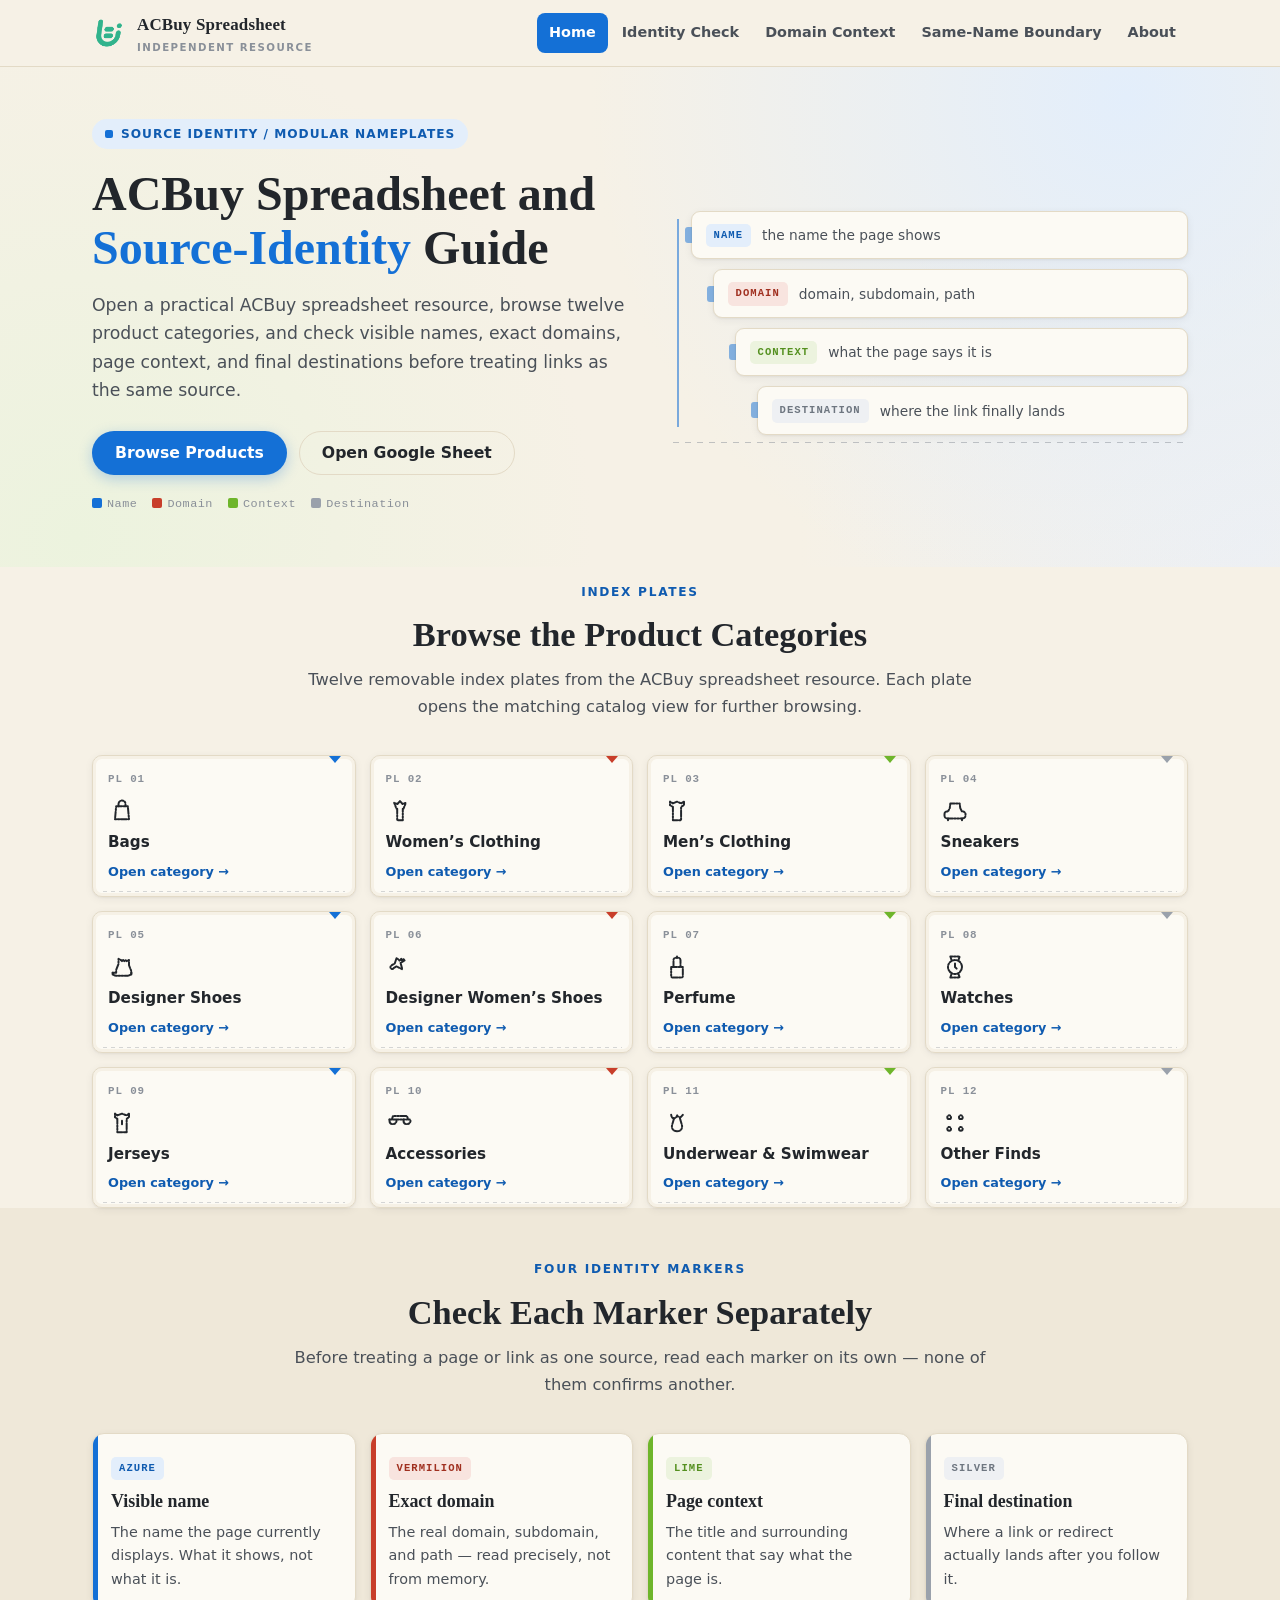
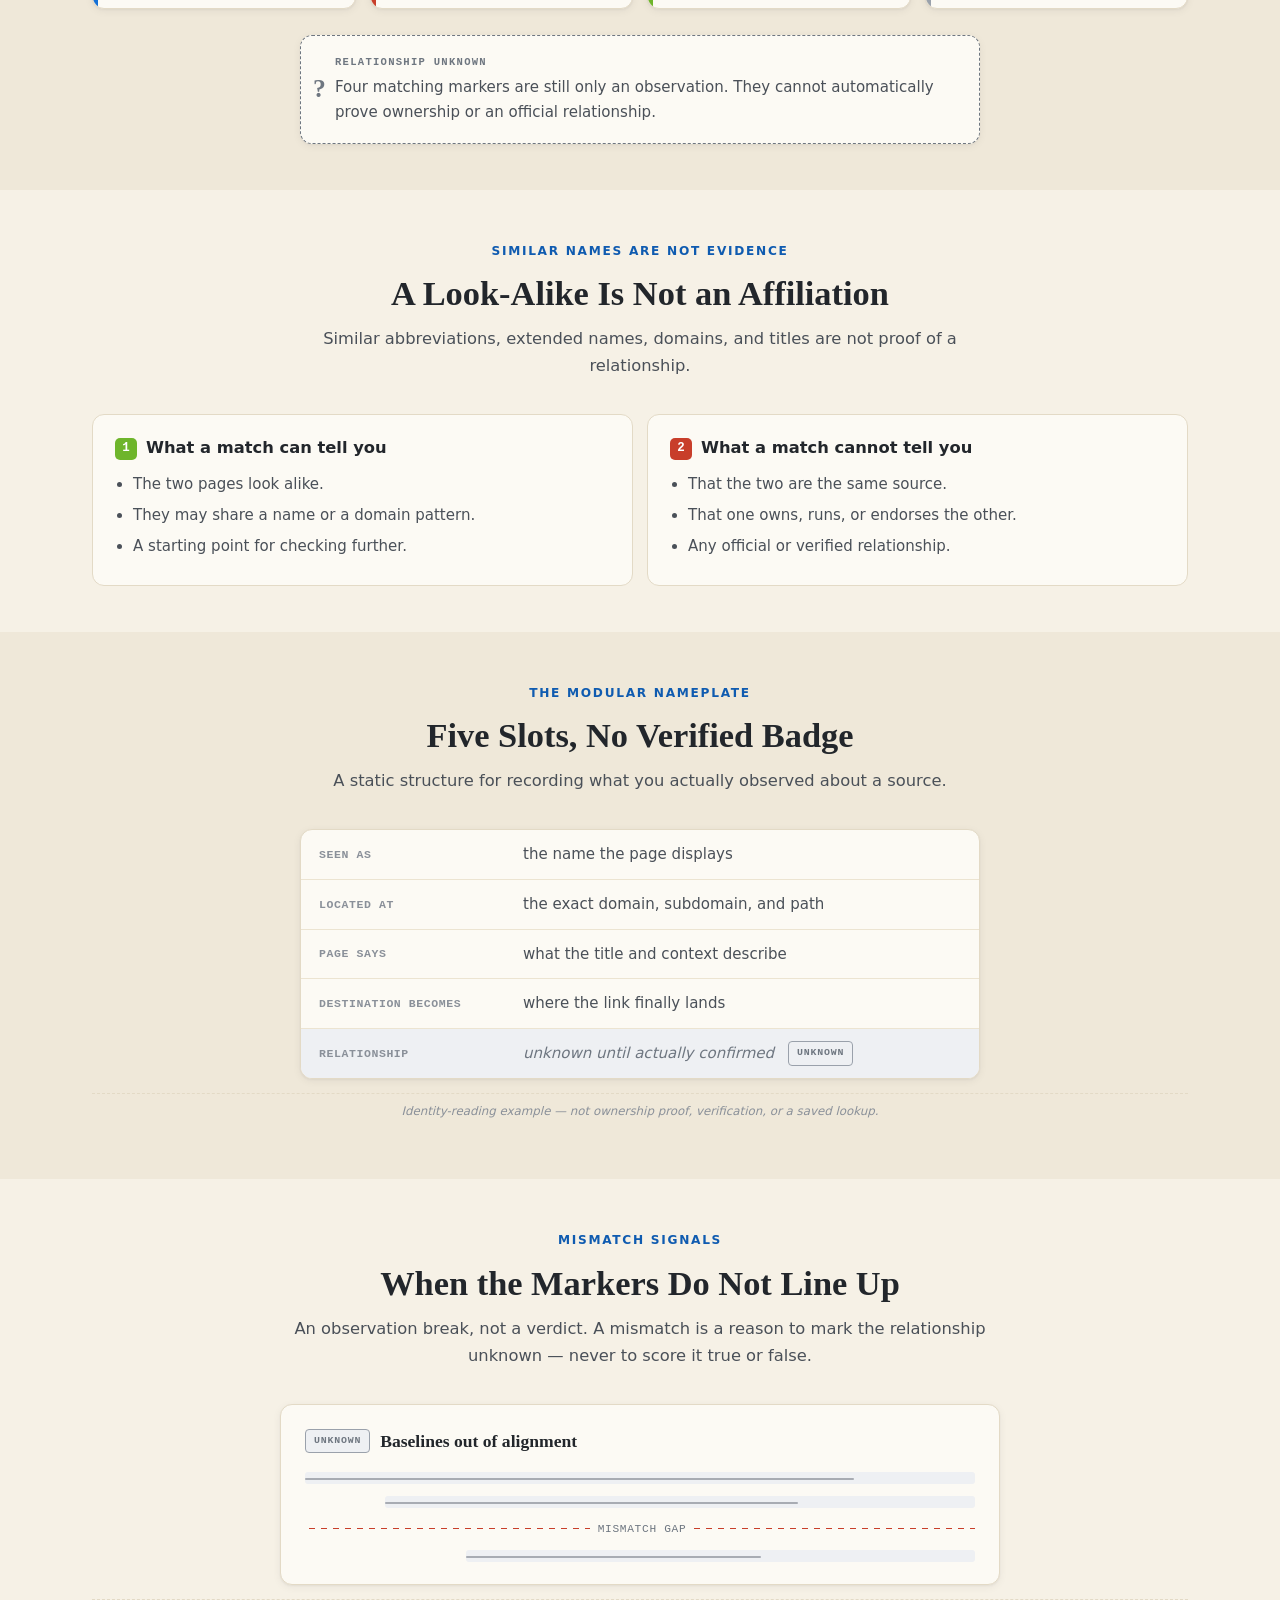
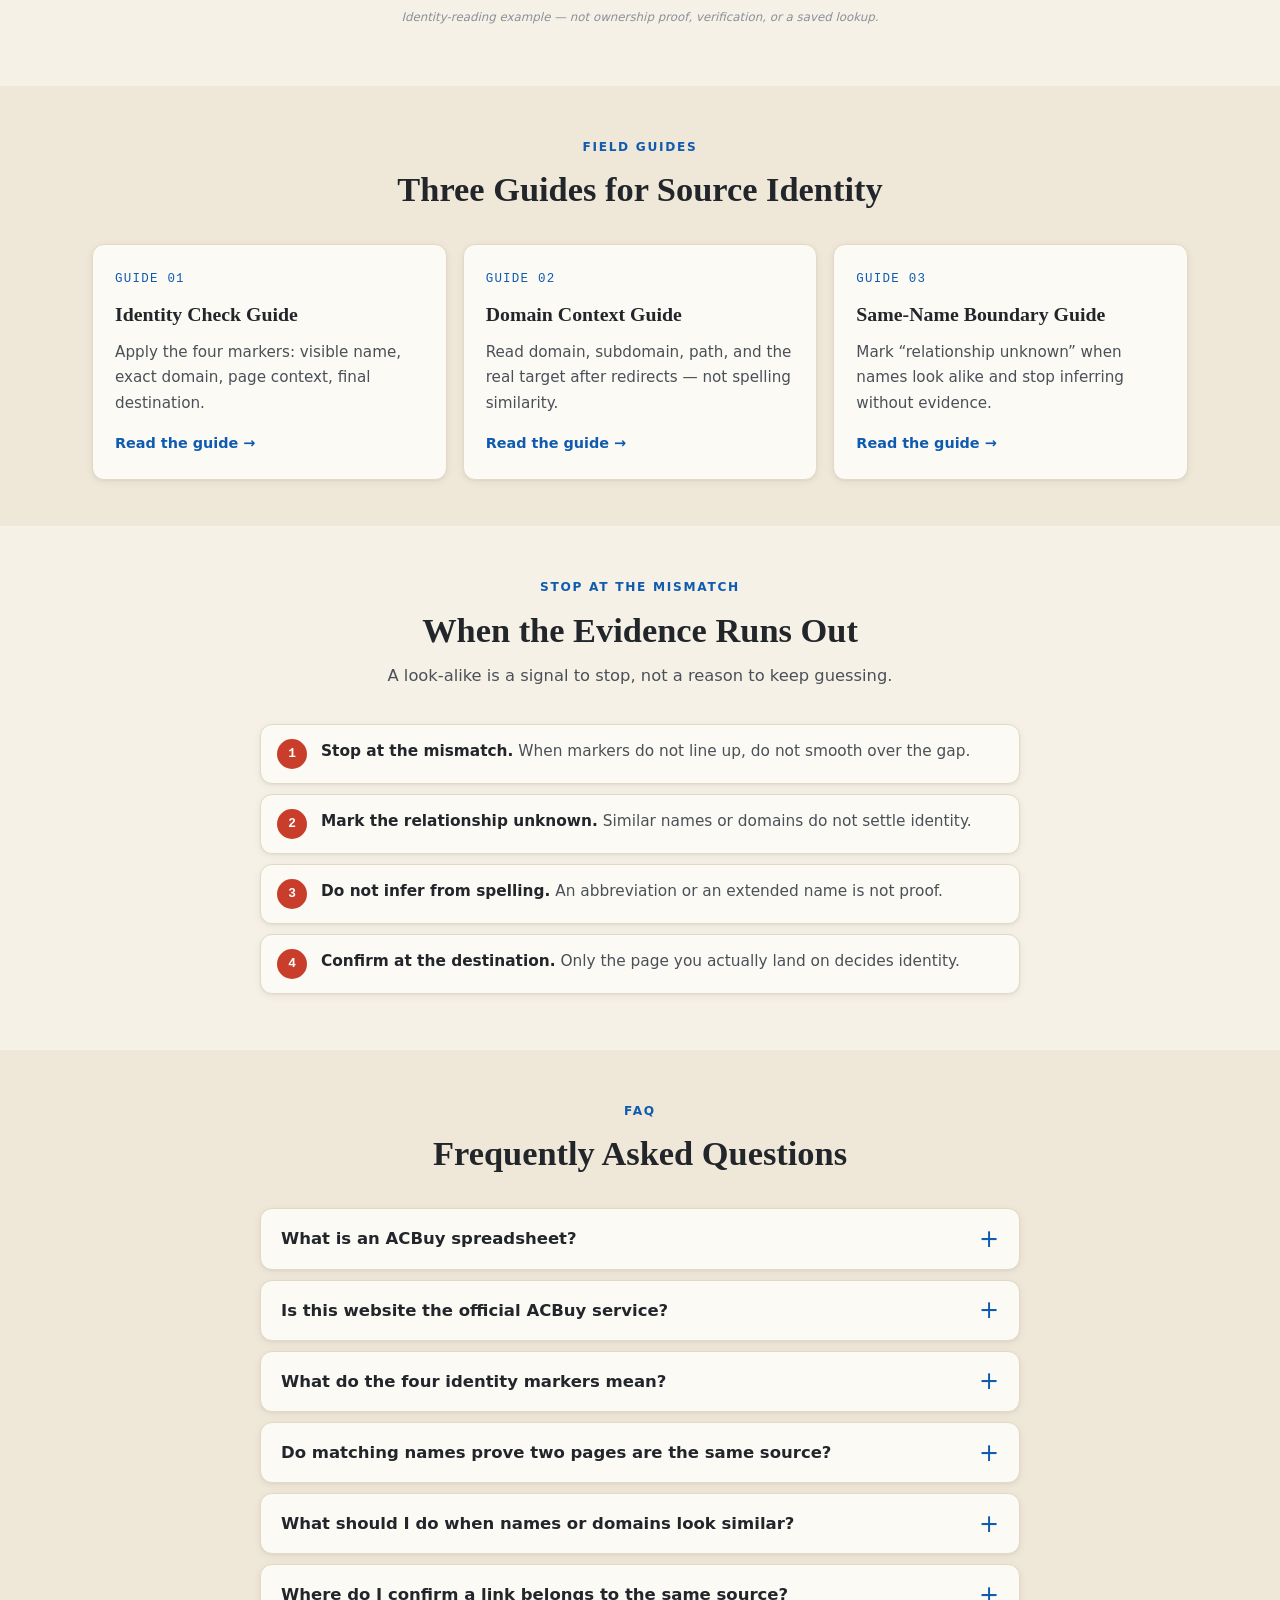
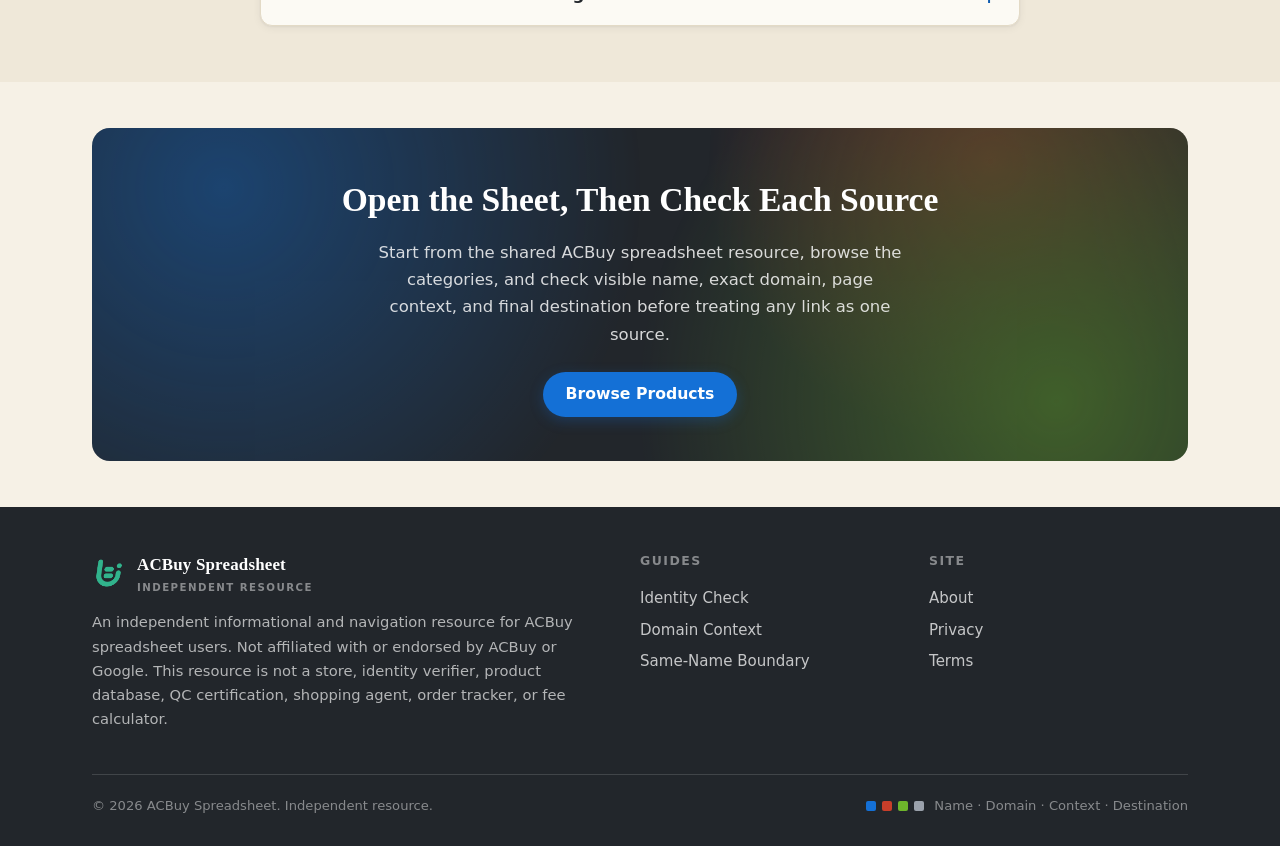
<file: index.html>
<!DOCTYPE html>
<html lang="en">
<head>
  <meta charset="UTF-8">
  <meta name="viewport" content="width=device-width, initial-scale=1.0">
  <script charset="UTF-8" id="LA_COLLECT" src="//sdk.51.la/js-sdk-pro.min.js"></script>
  <script>LA.init({id:"3R7KyZ6nqq0NWQsc",ck:"3R7KyZ6nqq0NWQsc"})</script>
  <meta name="google-site-verification" content="XJH5bWyu3Ub_fdbfXnCgktieLxeAN7sLbtjSL6n2SaM" />
  <title>ACBuy Spreadsheet &amp; Source-Identity Guide | Independent</title>
  <meta name="description" content="Open a practical ACBuy spreadsheet resource, browse categories, and check names, domains, and page context before treating links as one source.">
  <link rel="canonical" href="https://repglide.github.io/acbuy-spreadsheet/">
  <link rel="icon" type="image/png" href="./assets/images/favicon.png">
  <link rel="stylesheet" href="./assets/css/styles.css">

  <!-- Open Graph / Twitter -->
  <meta property="og:type" content="website">
  <meta property="og:url" content="https://repglide.github.io/acbuy-spreadsheet/">
  <meta property="og:title" content="ACBuy Spreadsheet &amp; Source-Identity Guide | Independent">
  <meta property="og:description" content="Open a practical ACBuy spreadsheet resource, browse categories, and check names, domains, and page context before treating links as one source.">
  <meta name="twitter:card" content="summary">
  <meta name="twitter:title" content="ACBuy Spreadsheet &amp; Source-Identity Guide | Independent">
  <meta name="twitter:description" content="Open a practical ACBuy spreadsheet resource, browse categories, and check names, domains, and page context before treating links as one source.">

  <!-- JSON-LD Structured Data -->
  <script type="application/ld+json">
  {
    "@context": "https://schema.org",
    "@graph": [
      {
        "@type": "WebSite",
        "@id": "https://repglide.github.io/acbuy-spreadsheet/#website",
        "url": "https://repglide.github.io/acbuy-spreadsheet/",
        "name": "ACBuy Spreadsheet & Source-Identity Guide",
        "description": "Independent directory and informational guide for ACBuy spreadsheet users, built around source identity: visible name, exact domain, page context, and final destination."
      },
      {
        "@type": "WebPage",
        "@id": "https://repglide.github.io/acbuy-spreadsheet/#webpage",
        "url": "https://repglide.github.io/acbuy-spreadsheet/",
        "name": "ACBuy Spreadsheet and Source-Identity Guide",
        "isPartOf": { "@id": "https://repglide.github.io/acbuy-spreadsheet/#website" },
        "description": "Open a practical ACBuy spreadsheet resource, browse categories, and check names, domains, and page context before treating links as one source."
      },
      {
        "@type": "FAQPage",
        "mainEntity": [
          {
            "@type": "Question",
            "name": "What is an ACBuy spreadsheet?",
            "acceptedAnswer": {
              "@type": "Answer",
              "text": "An ACBuy spreadsheet is a shared document that compiles listing references, category groupings, and product links for use with agent shopping services. It is a pointer to browse and re-check, not an official, live, or complete product catalog."
            }
          },
          {
            "@type": "Question",
            "name": "Is this website the official ACBuy service?",
            "acceptedAnswer": {
              "@type": "Answer",
              "text": "No. This website is an independent informational and navigation resource. It is not affiliated with, endorsed by, or operated by ACBuy or Google."
            }
          },
          {
            "@type": "Question",
            "name": "What do the four identity markers mean?",
            "acceptedAnswer": {
              "@type": "Answer",
              "text": "Visible name is what a page currently displays. Exact domain is the real domain, subdomain, and path. Page context is what the title and surrounding content say the page is. Final destination is where a link or redirect actually lands. Each is observed separately."
            }
          },
          {
            "@type": "Question",
            "name": "Do matching names prove two pages are the same source?",
            "acceptedAnswer": {
              "@type": "Answer",
              "text": "No. Four matching markers are only an observation, not proof of ownership or an official relationship. Similar abbreviations, extended names, domains, or titles are not evidence of affiliation on their own."
            }
          },
          {
            "@type": "Question",
            "name": "What should I do when names or domains look similar?",
            "acceptedAnswer": {
              "@type": "Answer",
              "text": "Mark the relationship as unknown. Do not infer an official link from spelling similarity. Stop the inference when the evidence is not enough, and treat the two as separate until they are actually confirmed."
            }
          },
          {
            "@type": "Question",
            "name": "Where do I confirm a link belongs to the same source?",
            "acceptedAnswer": {
              "@type": "Answer",
              "text": "On the destination itself: read the visible name, the exact domain and path, and the page context of the page you actually landed on. The spreadsheet is a starting pointer, not proof of identity."
            }
          }
        ]
      }
    ]
  }
  </script>
</head>
<body>
  <a href="#main-content" class="skip-link">Skip to main content</a>

  <!-- Header -->
  <header class="site-header">
    <div class="container header-inner">
      <a href="./index.html" class="brand" aria-label="ACBuy Spreadsheet Home">
        <img src="./assets/images/logo.png" alt="ACBuy logo" width="34" height="34">
        <span class="brand-name">ACBuy Spreadsheet<small>Independent Resource</small></span>
      </a>
      <button class="mobile-nav-toggle" aria-expanded="false" aria-label="Toggle navigation menu">
        <svg viewBox="0 0 24 24" fill="none" stroke="currentColor" stroke-width="2" width="22" height="22"><line x1="3" y1="6" x2="21" y2="6"></line><line x1="3" y1="12" x2="21" y2="12"></line><line x1="3" y1="18" x2="21" y2="18"></line></svg>
      </button>
      <nav class="main-nav" aria-label="Primary Navigation">
        <ul>
          <li><a href="./index.html" class="active">Home</a></li>
          <li><a href="./identity-check-guide/">Identity Check</a></li>
          <li><a href="./domain-context-guide/">Domain Context</a></li>
          <li><a href="./same-name-boundary-guide/">Same-Name Boundary</a></li>
          <li><a href="./about/">About</a></li>
        </ul>
      </nav>
    </div>
  </header>

  <main id="main-content">
    <!-- Hero -->
    <section class="hero-section">
      <div class="container hero-grid">
        <div>
          <span class="hero-badge">Source Identity / Modular Nameplates</span>
          <h1 class="hero-title">ACBuy Spreadsheet and <em>Source-Identity</em> Guide</h1>
          <p class="hero-description">Open a practical ACBuy spreadsheet resource, browse twelve product categories, and check visible names, exact domains, page context, and final destinations before treating links as the same source.</p>
          <div class="hero-actions">
            <a href="https://repglide.com/?agent=acbuy" class="btn btn-primary" target="_blank" rel="nofollow noopener">Browse Products</a>
            <a href="https://docs.google.com/spreadsheets/d/1hzXC84EADbDTzFZorQDCb1py6fHMXSJr/edit?usp=sharing&amp;ouid=102900013243329745539&amp;rtpof=true&amp;sd=true" class="btn btn-ghost" target="_blank" rel="noopener">Open Google Sheet</a>
          </div>
          <p class="hero-marker-note"><span style="background:var(--azure)"></span>Name&nbsp;&nbsp;<span style="background:var(--verm)"></span>Domain&nbsp;&nbsp;<span style="background:var(--lime)"></span>Context&nbsp;&nbsp;<span style="background:var(--silver)"></span>Destination</p>
        </div>
        <div class="hero-visual" aria-hidden="true">
          <div class="hero-plates">
            <div class="plate p-name"><span class="plate-tag">Name</span><span class="plate-body">the name the page shows</span></div>
            <div class="plate p-domain"><span class="plate-tag">Domain</span><span class="plate-body">domain, subdomain, path</span></div>
            <div class="plate p-context"><span class="plate-tag">Context</span><span class="plate-body">what the page says it is</span></div>
            <div class="plate p-dest"><span class="plate-tag">Destination</span><span class="plate-body">where the link finally lands</span></div>
            <div class="reg-line"></div>
          </div>
        </div>
      </div>
    </section>

    <!-- Product Categories (immediately after Hero) -->
    <section class="categories-section" id="categories" aria-labelledby="cat-heading">
      <div class="container">
        <div class="section-header">
          <span class="eyebrow">Index Plates</span>
          <h2 class="section-title" id="cat-heading">Browse the Product Categories</h2>
          <p class="section-lead">Twelve removable index plates from the ACBuy spreadsheet resource. Each plate opens the matching catalog view for further browsing.</p>
        </div>

        <div class="plate-grid">
          <a class="index-plate n1" href="https://repglide.com/category/bags?agent=acbuy" target="_blank" rel="nofollow noopener">
            <span class="plate-top"><span class="plate-num">PL 01</span></span>
            <span class="plate-icon" aria-hidden="true"><svg viewBox="0 0 24 24" fill="none" stroke="currentColor" stroke-width="1.7" stroke-linecap="round" stroke-linejoin="round" stroke-dasharray="5 1.3 1.3 1.3 1.3 1.3"><path d="M7 8h10l1 11H6L7 8Z"/><path d="M9 8V6a3 3 0 0 1 6 0v2"/></svg></span>
            <span class="plate-name">Bags</span>
            <span class="plate-arrow">Open category →</span>
            <span class="reg-line" aria-hidden="true"></span>
          </a>
          <a class="index-plate n2" href="https://repglide.com/category/womens-clothing?agent=acbuy" target="_blank" rel="nofollow noopener">
            <span class="plate-top"><span class="plate-num">PL 02</span></span>
            <span class="plate-icon" aria-hidden="true"><svg viewBox="0 0 24 24" fill="none" stroke="currentColor" stroke-width="1.7" stroke-linecap="round" stroke-linejoin="round" stroke-dasharray="5 1.3 1.3 1.3 1.3 1.3"><path d="M12 3.5 9.8 6 7 5l2 5h.6V20h4.8V10H15l2-5-2.8 1L12 3.5Z"/></svg></span>
            <span class="plate-name">Women&rsquo;s Clothing</span>
            <span class="plate-arrow">Open category →</span>
            <span class="reg-line" aria-hidden="true"></span>
          </a>
          <a class="index-plate n3" href="https://repglide.com/category/mens-clothing?agent=acbuy" target="_blank" rel="nofollow noopener">
            <span class="plate-top"><span class="plate-num">PL 03</span></span>
            <span class="plate-icon" aria-hidden="true"><svg viewBox="0 0 24 24" fill="none" stroke="currentColor" stroke-width="1.7" stroke-linecap="round" stroke-linejoin="round" stroke-dasharray="5 1.3 1.3 1.3 1.3 1.3"><path d="M12 4 8.5 5.5 6 4v3l2.5 1.5V20h7V8.5L18 7V4l-2.5 1.5L12 4Z"/></svg></span>
            <span class="plate-name">Men&rsquo;s Clothing</span>
            <span class="plate-arrow">Open category →</span>
            <span class="reg-line" aria-hidden="true"></span>
          </a>
          <a class="index-plate n4" href="https://repglide.com/category/sneakers?agent=acbuy" target="_blank" rel="nofollow noopener">
            <span class="plate-top"><span class="plate-num">PL 04</span></span>
            <span class="plate-icon" aria-hidden="true"><svg viewBox="0 0 24 24" fill="none" stroke="currentColor" stroke-width="1.7" stroke-linecap="round" stroke-linejoin="round" stroke-dasharray="5 1.3 1.3 1.3 1.3 1.3"><path d="M3 16v-1.5c0-1 1-2 2-2h1l1.5-3L8 5.5h8l.5 4L18 12.5h1c1 0 2 1 2 2V16c0 1.5-1.5 2.5-3 2.5H6c-1.5 0-3-1-3-2.5Z"/><path d="M6 18.5V20M18 18.5V20"/></svg></span>
            <span class="plate-name">Sneakers</span>
            <span class="plate-arrow">Open category →</span>
            <span class="reg-line" aria-hidden="true"></span>
          </a>
          <a class="index-plate n1" href="https://repglide.com/category/designer-shoes?agent=acbuy" target="_blank" rel="nofollow noopener">
            <span class="plate-top"><span class="plate-num">PL 05</span></span>
            <span class="plate-icon" aria-hidden="true"><svg viewBox="0 0 24 24" fill="none" stroke="currentColor" stroke-width="1.7" stroke-linecap="round" stroke-linejoin="round" stroke-dasharray="5 1.3 1.3 1.3 1.3 1.3"><path d="M4 17c0 1.5 1.5 2.5 3 2.5h10c1.5 0 3-1 3-2.5v-1.5l-2-5V6l-2 1-1-1-1 1-1-1-1 1-1-1-2-1v4.5l-2 5V17Z"/><path d="M4 17v1.5M20 17v1.5"/></svg></span>
            <span class="plate-name">Designer Shoes</span>
            <span class="plate-arrow">Open category →</span>
            <span class="reg-line" aria-hidden="true"></span>
          </a>
          <a class="index-plate n2" href="https://repglide.com/category/designer-womens-shoes?agent=acbuy" target="_blank" rel="nofollow noopener">
            <span class="plate-top"><span class="plate-num">PL 06</span></span>
            <span class="plate-icon" aria-hidden="true"><svg viewBox="0 0 24 24" fill="none" stroke="currentColor" stroke-width="1.7" stroke-linecap="round" stroke-linejoin="round" stroke-dasharray="5 1.3 1.3 1.3 1.3 1.3"><path d="M9 4.5 7.5 9 5 10.5c-1 .5-1.5 1.5-1 2.5s2 1 2.5 0L9 11.5 14 14l-1.5-5.5L16 6.5 15 5l-1.5 1.5L13 5l-1.5 1.5L10 5 9 4.5Z"/></svg></span>
            <span class="plate-name">Designer Women&rsquo;s Shoes</span>
            <span class="plate-arrow">Open category →</span>
            <span class="reg-line" aria-hidden="true"></span>
          </a>
          <a class="index-plate n3" href="https://repglide.com/category/perfume?agent=acbuy" target="_blank" rel="nofollow noopener">
            <span class="plate-top"><span class="plate-num">PL 07</span></span>
            <span class="plate-icon" aria-hidden="true"><svg viewBox="0 0 24 24" fill="none" stroke="currentColor" stroke-width="1.7" stroke-linecap="round" stroke-linejoin="round" stroke-dasharray="5 1.3 1.3 1.3 1.3 1.3"><path d="M9 12V6a2 2 0 0 1 2-2h2a2 2 0 0 1 2 2v6"/><path d="M7 12h10v8a1 1 0 0 1-1 1H8a1 1 0 0 1-1-1v-8Z"/><path d="M12 4V3"/></svg></span>
            <span class="plate-name">Perfume</span>
            <span class="plate-arrow">Open category →</span>
            <span class="reg-line" aria-hidden="true"></span>
          </a>
          <a class="index-plate n4" href="https://repglide.com/category/watches?agent=acbuy" target="_blank" rel="nofollow noopener">
            <span class="plate-top"><span class="plate-num">PL 08</span></span>
            <span class="plate-icon" aria-hidden="true"><svg viewBox="0 0 24 24" fill="none" stroke="currentColor" stroke-width="1.7" stroke-linecap="round" stroke-linejoin="round" stroke-dasharray="5 1.3 1.3 1.3 1.3 1.3"><circle cx="12" cy="12" r="6"/><path d="M12 9v3l2 2"/><path d="M9 6 8 3h8l-1 3"/><path d="M9 18l-1 3h8l-1-3"/></svg></span>
            <span class="plate-name">Watches</span>
            <span class="plate-arrow">Open category →</span>
            <span class="reg-line" aria-hidden="true"></span>
          </a>
          <a class="index-plate n1" href="https://repglide.com/category/jerseys?agent=acbuy" target="_blank" rel="nofollow noopener">
            <span class="plate-top"><span class="plate-num">PL 09</span></span>
            <span class="plate-icon" aria-hidden="true"><svg viewBox="0 0 24 24" fill="none" stroke="currentColor" stroke-width="1.7" stroke-linecap="round" stroke-linejoin="round" stroke-dasharray="5 1.3 1.3 1.3 1.3 1.3"><path d="M12 4 8 5.5 6 4v3l2 1.5V20h8V8.5L18 7V4l-2 1.5L12 4Z"/><path d="M12 10v3"/></svg></span>
            <span class="plate-name">Jerseys</span>
            <span class="plate-arrow">Open category →</span>
            <span class="reg-line" aria-hidden="true"></span>
          </a>
          <a class="index-plate n2" href="https://repglide.com/category/accessories?agent=acbuy" target="_blank" rel="nofollow noopener">
            <span class="plate-top"><span class="plate-num">PL 10</span></span>
            <span class="plate-icon" aria-hidden="true"><svg viewBox="0 0 24 24" fill="none" stroke="currentColor" stroke-width="1.7" stroke-linecap="round" stroke-linejoin="round" stroke-dasharray="5 1.3 1.3 1.3 1.3 1.3"><path d="M3 9h2l1-3h12l1 3h2"/><path d="M3 9v1a3 3 0 0 0 6 0V9"/><path d="M15 9v1a3 3 0 0 0 6 0V9"/><path d="M6 9h12"/></svg></span>
            <span class="plate-name">Accessories</span>
            <span class="plate-arrow">Open category →</span>
            <span class="reg-line" aria-hidden="true"></span>
          </a>
          <a class="index-plate n3" href="https://repglide.com/category/underwear-swimwear?agent=acbuy" target="_blank" rel="nofollow noopener">
            <span class="plate-top"><span class="plate-num">PL 11</span></span>
            <span class="plate-icon" aria-hidden="true"><svg viewBox="0 0 24 24" fill="none" stroke="currentColor" stroke-width="1.7" stroke-linecap="round" stroke-linejoin="round" stroke-dasharray="5 1.3 1.3 1.3 1.3 1.3"><path d="M7 5c0 2 1.5 3 2.5 3S12 7 12 5c0 1 1.5 2 2.5 2S17 5 17 5"/><path d="M9.5 8 8 13c-1 3 0 6 4 6s5-3 4-6l-1.5-5"/></svg></span>
            <span class="plate-name">Underwear &amp; Swimwear</span>
            <span class="plate-arrow">Open category →</span>
            <span class="reg-line" aria-hidden="true"></span>
          </a>
          <a class="index-plate n4" href="https://repglide.com/category/other?agent=acbuy" target="_blank" rel="nofollow noopener">
            <span class="plate-top"><span class="plate-num">PL 12</span></span>
            <span class="plate-icon" aria-hidden="true"><svg viewBox="0 0 24 24" fill="none" stroke="currentColor" stroke-width="1.7" stroke-linecap="round" stroke-linejoin="round" stroke-dasharray="5 1.3 1.3 1.3 1.3 1.3"><circle cx="7" cy="7" r="1.6"/><circle cx="17" cy="7" r="1.6"/><circle cx="7" cy="17" r="1.6"/><circle cx="17" cy="17" r="1.6"/></svg></span>
            <span class="plate-name">Other Finds</span>
            <span class="plate-arrow">Open category →</span>
            <span class="reg-line" aria-hidden="true"></span>
          </a>
        </div>
      </div>
    </section>

    <!-- Four Identity Markers -->
    <section class="section section-alt" id="markers" aria-labelledby="markers-heading">
      <div class="container">
        <div class="section-header">
          <span class="eyebrow">Four Identity Markers</span>
          <h2 class="section-title" id="markers-heading">Check Each Marker Separately</h2>
          <p class="section-lead">Before treating a page or link as one source, read each marker on its own — none of them confirms another.</p>
        </div>

        <div class="marker-grid">
          <div class="marker-card m-name">
            <span class="source-notch" aria-hidden="true"></span>
            <span class="marker-tag">Azure</span>
            <h3>Visible name</h3>
            <p>The name the page currently displays. What it shows, not what it is.</p>
          </div>
          <div class="marker-card m-domain">
            <span class="source-notch" aria-hidden="true"></span>
            <span class="marker-tag">Vermilion</span>
            <h3>Exact domain</h3>
            <p>The real domain, subdomain, and path — read precisely, not from memory.</p>
          </div>
          <div class="marker-card m-context">
            <span class="source-notch" aria-hidden="true"></span>
            <span class="marker-tag">Lime</span>
            <h3>Page context</h3>
            <p>The title and surrounding content that say what the page is.</p>
          </div>
          <div class="marker-card m-dest">
            <span class="source-notch" aria-hidden="true"></span>
            <span class="marker-tag">Silver</span>
            <h3>Final destination</h3>
            <p>Where a link or redirect actually lands after you follow it.</p>
          </div>
        </div>

        <div class="boundary-note" style="margin-top:26px;">
          <span class="bn-label">Relationship unknown</span>
          <p>Four matching markers are still only an observation. They cannot automatically prove ownership or an official relationship.</p>
        </div>
      </div>
    </section>

    <!-- Similar Names Are Not Evidence -->
    <section class="section" id="not-evidence" aria-labelledby="ne-heading">
      <div class="container">
        <div class="section-header">
          <span class="eyebrow">Similar Names Are Not Evidence</span>
          <h2 class="section-title" id="ne-heading">A Look-Alike Is Not an Affiliation</h2>
          <p class="section-lead">Similar abbreviations, extended names, domains, and titles are not proof of a relationship.</p>
        </div>
        <div class="duo-grid">
          <div class="duo-col is-a">
            <h3><span class="mark">1</span>What a match can tell you</h3>
            <ul>
              <li>The two pages look alike.</li>
              <li>They may share a name or a domain pattern.</li>
              <li>A starting point for checking further.</li>
            </ul>
          </div>
          <div class="duo-col is-b">
            <h3><span class="mark">2</span>What a match cannot tell you</h3>
            <ul>
              <li>That the two are the same source.</li>
              <li>That one owns, runs, or endorses the other.</li>
              <li>Any official or verified relationship.</li>
            </ul>
          </div>
        </div>
      </div>
    </section>

    <!-- The Modular Nameplate -->
    <section class="section section-alt" id="nameplate" aria-labelledby="np-heading">
      <div class="container">
        <div class="section-header">
          <span class="eyebrow">The Modular Nameplate</span>
          <h2 class="section-title" id="np-heading">Five Slots, No Verified Badge</h2>
          <p class="section-lead">A static structure for recording what you actually observed about a source.</p>
        </div>

        <div class="nameplate-stack">
          <div class="nameplate-row"><span class="np-label">Seen as</span><span class="np-value">the name the page displays</span></div>
          <div class="nameplate-row"><span class="np-label">Located at</span><span class="np-value">the exact domain, subdomain, and path</span></div>
          <div class="nameplate-row"><span class="np-label">Page says</span><span class="np-value">what the title and context describe</span></div>
          <div class="nameplate-row"><span class="np-label">Destination becomes</span><span class="np-value">where the link finally lands</span></div>
          <div class="nameplate-row np-unknown"><span class="np-label">Relationship</span><span class="np-value">unknown until actually confirmed</span><span class="unknown-tab">Unknown</span></div>
        </div>
        <p class="example-flag" style="display:block;text-align:center;">Identity-reading example — not ownership proof, verification, or a saved lookup.</p>
      </div>
    </section>

    <!-- Mismatch Signals -->
    <section class="section" id="mismatch" aria-labelledby="mm-heading">
      <div class="container">
        <div class="section-header">
          <span class="eyebrow">Mismatch Signals</span>
          <h2 class="section-title" id="mm-heading">When the Markers Do Not Line Up</h2>
          <p class="section-lead">An observation break, not a verdict. A mismatch is a reason to mark the relationship unknown — never to score it true or false.</p>
        </div>

        <div class="mismatch-panel">
          <div class="mp-head"><span class="unknown-tab">Unknown</span><h3>Baselines out of alignment</h3></div>
          <div class="mp-baselines">
            <div class="mp-line l1"></div>
            <div class="mp-line l2"></div>
            <div class="mp-gap">mismatch gap</div>
            <div class="mp-line l3"></div>
          </div>
        </div>
        <p class="example-flag" style="display:block;text-align:center;">Identity-reading example — not ownership proof, verification, or a saved lookup.</p>
      </div>
    </section>

    <!-- Guide entries -->
    <section class="section section-alt" id="guides" aria-labelledby="guides-heading">
      <div class="container">
        <div class="section-header">
          <span class="eyebrow">Field Guides</span>
          <h2 class="section-title" id="guides-heading">Three Guides for Source Identity</h2>
        </div>
        <div class="guide-grid">
          <a class="guide-card" href="./identity-check-guide/">
            <span class="guide-num">GUIDE 01</span>
            <h3>Identity Check Guide</h3>
            <p>Apply the four markers: visible name, exact domain, page context, final destination.</p>
            <span class="guide-cta">Read the guide →</span>
          </a>
          <a class="guide-card" href="./domain-context-guide/">
            <span class="guide-num">GUIDE 02</span>
            <h3>Domain Context Guide</h3>
            <p>Read domain, subdomain, path, and the real target after redirects — not spelling similarity.</p>
            <span class="guide-cta">Read the guide →</span>
          </a>
          <a class="guide-card" href="./same-name-boundary-guide/">
            <span class="guide-num">GUIDE 03</span>
            <h3>Same-Name Boundary Guide</h3>
            <p>Mark &ldquo;relationship unknown&rdquo; when names look alike and stop inferring without evidence.</p>
            <span class="guide-cta">Read the guide →</span>
          </a>
        </div>
      </div>
    </section>

    <!-- Stop at the Mismatch -->
    <section class="section" id="stop" aria-labelledby="stop-heading">
      <div class="container">
        <div class="section-header">
          <span class="eyebrow">Stop at the Mismatch</span>
          <h2 class="section-title" id="stop-heading">When the Evidence Runs Out</h2>
          <p class="section-lead">A look-alike is a signal to stop, not a reason to keep guessing.</p>
        </div>
        <ul class="log-list">
          <li><span class="log-flag">1</span><p><strong>Stop at the mismatch.</strong> When markers do not line up, do not smooth over the gap.</p></li>
          <li><span class="log-flag">2</span><p><strong>Mark the relationship unknown.</strong> Similar names or domains do not settle identity.</p></li>
          <li><span class="log-flag">3</span><p><strong>Do not infer from spelling.</strong> An abbreviation or an extended name is not proof.</p></li>
          <li><span class="log-flag">4</span><p><strong>Confirm at the destination.</strong> Only the page you actually land on decides identity.</p></li>
        </ul>
      </div>
    </section>

    <!-- FAQ -->
    <section class="section section-alt" id="faq" aria-labelledby="faq-heading">
      <div class="container">
        <div class="section-header">
          <span class="eyebrow">FAQ</span>
          <h2 class="section-title" id="faq-heading">Frequently Asked Questions</h2>
        </div>
        <div class="faq-list">
          <details class="faq-item">
            <summary>What is an ACBuy spreadsheet?</summary>
            <div class="faq-body"><p>An ACBuy spreadsheet is a shared document that compiles listing references, category groupings, and product links for use with agent shopping services. It is a pointer to browse and re-check, not an official, live, or complete product catalog.</p></div>
          </details>
          <details class="faq-item">
            <summary>Is this website the official ACBuy service?</summary>
            <div class="faq-body"><p>No. This website is an independent informational and navigation resource. It is not affiliated with, endorsed by, or operated by ACBuy or Google.</p></div>
          </details>
          <details class="faq-item">
            <summary>What do the four identity markers mean?</summary>
            <div class="faq-body"><p>Visible name is what a page currently displays. Exact domain is the real domain, subdomain, and path. Page context is what the title and surrounding content say the page is. Final destination is where a link or redirect actually lands. Each is observed separately.</p></div>
          </details>
          <details class="faq-item">
            <summary>Do matching names prove two pages are the same source?</summary>
            <div class="faq-body"><p>No. Four matching markers are only an observation, not proof of ownership or an official relationship. Similar abbreviations, extended names, domains, or titles are not evidence of affiliation on their own.</p></div>
          </details>
          <details class="faq-item">
            <summary>What should I do when names or domains look similar?</summary>
            <div class="faq-body"><p>Mark the relationship as unknown. Do not infer an official link from spelling similarity. Stop the inference when the evidence is not enough, and treat the two as separate until they are actually confirmed.</p></div>
          </details>
          <details class="faq-item">
            <summary>Where do I confirm a link belongs to the same source?</summary>
            <div class="faq-body"><p>On the destination itself: read the visible name, the exact domain and path, and the page context of the page you actually landed on. The spreadsheet is a starting pointer, not proof of identity.</p></div>
          </details>
        </div>
      </div>
    </section>

    <!-- Final CTA -->
    <section class="section" aria-labelledby="cta-heading">
      <div class="container">
        <div class="final-cta">
          <h2 id="cta-heading">Open the Sheet, Then Check Each Source</h2>
          <p>Start from the shared ACBuy spreadsheet resource, browse the categories, and check visible name, exact domain, page context, and final destination before treating any link as one source.</p>
          <a href="https://repglide.com/?agent=acbuy" class="btn btn-primary" target="_blank" rel="nofollow noopener">Browse Products</a>
        </div>
      </div>
    </section>
  </main>

  <!-- Footer -->
  <footer class="site-footer">
    <div class="container">
      <div class="footer-grid">
        <div class="footer-brand">
          <a href="./index.html" class="brand" aria-label="ACBuy Spreadsheet Home">
            <img src="./assets/images/logo.png" alt="ACBuy logo" width="30" height="30">
            <span class="brand-name">ACBuy Spreadsheet<small>Independent Resource</small></span>
          </a>
          <p>An independent informational and navigation resource for ACBuy spreadsheet users. Not affiliated with or endorsed by ACBuy or Google. This resource is not a store, identity verifier, product database, QC certification, shopping agent, order tracker, or fee calculator.</p>
        </div>
        <div class="footer-col">
          <h4>Guides</h4>
          <ul>
            <li><a href="./identity-check-guide/">Identity Check</a></li>
            <li><a href="./domain-context-guide/">Domain Context</a></li>
            <li><a href="./same-name-boundary-guide/">Same-Name Boundary</a></li>
          </ul>
        </div>
        <div class="footer-col">
          <h4>Site</h4>
          <ul>
            <li><a href="./about/">About</a></li>
            <li><a href="./privacy/">Privacy</a></li>
            <li><a href="./terms/">Terms</a></li>
          </ul>
        </div>
      </div>
      <div class="footer-bottom">
        <span>&copy; <span id="year">2026</span> ACBuy Spreadsheet. Independent resource.</span>
        <span class="marker-swatch-row"><i style="background:var(--azure)"></i><i style="background:var(--verm)"></i><i style="background:var(--lime)"></i><i style="background:var(--silver)"></i>&nbsp;Name · Domain · Context · Destination</span>
      </div>
    </div>
  </footer>

  <script src="./assets/js/main.js"></script>
</body>
</html>
</file>
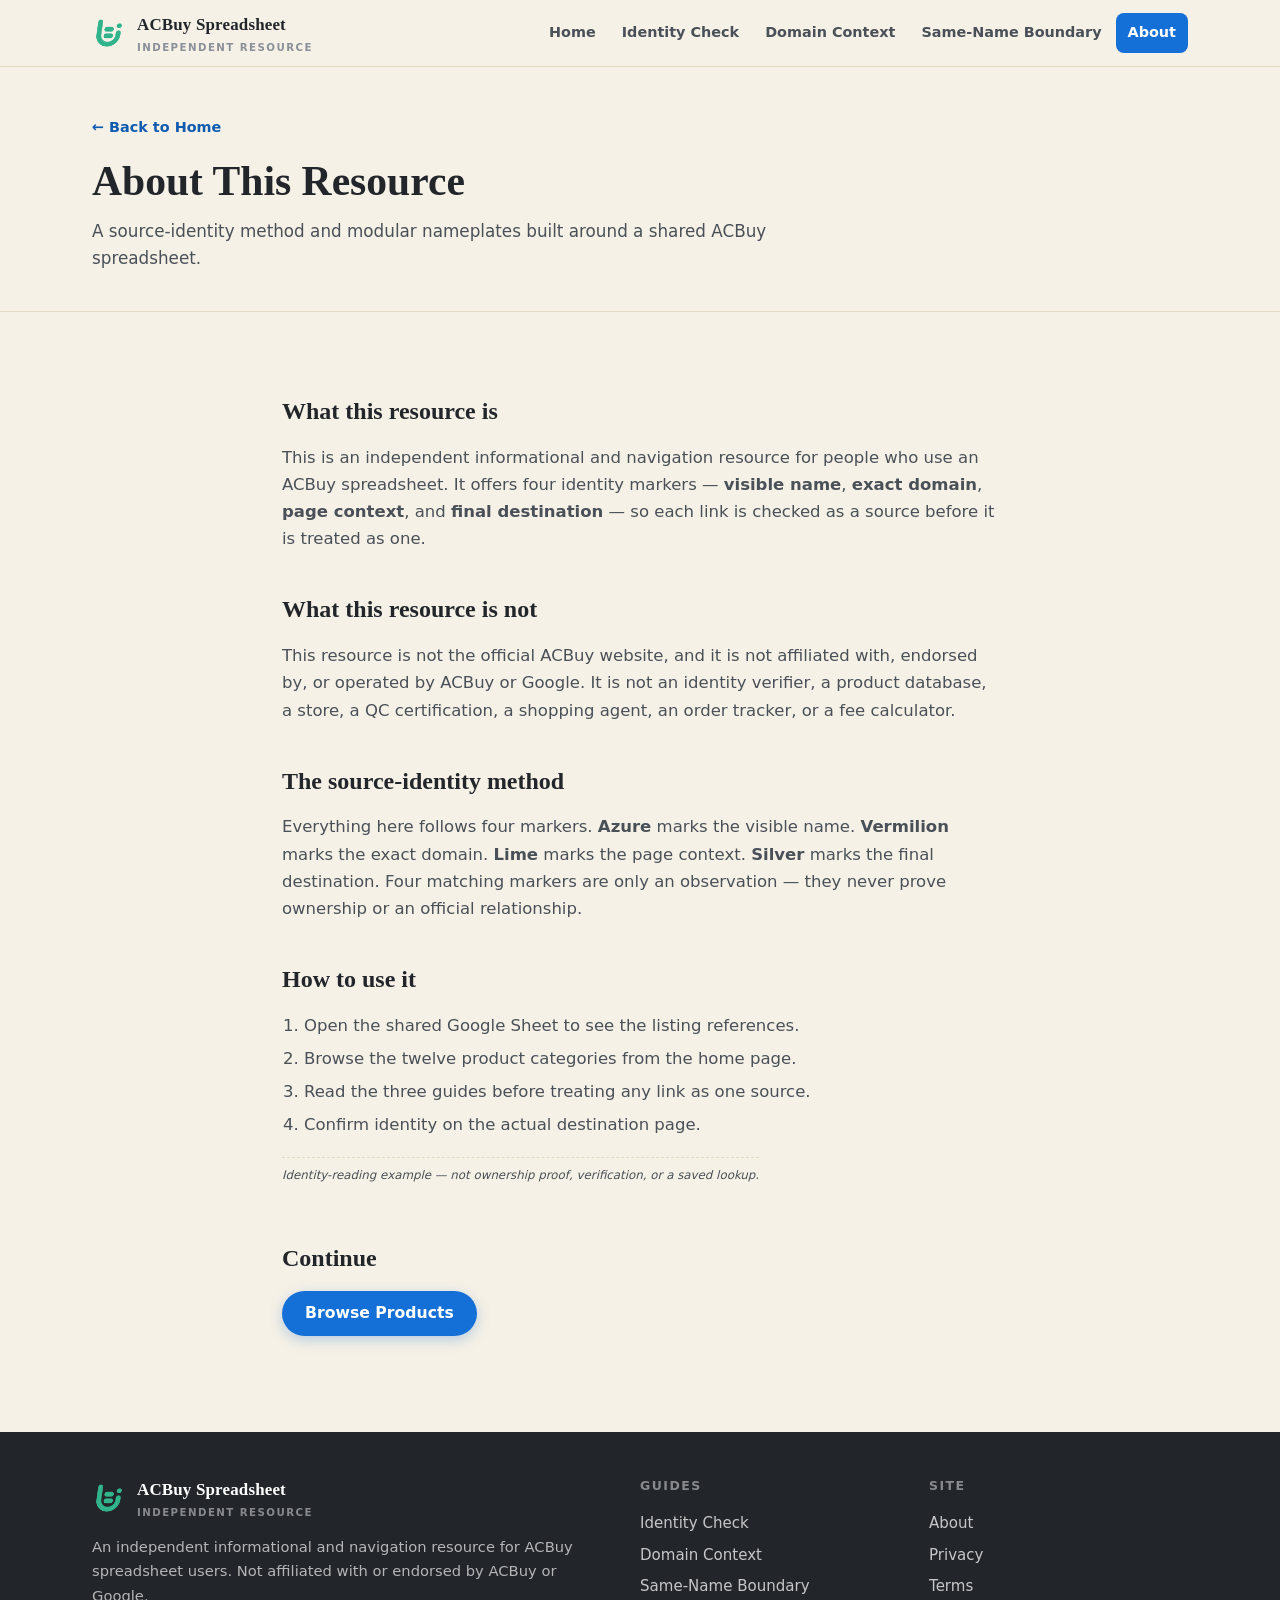
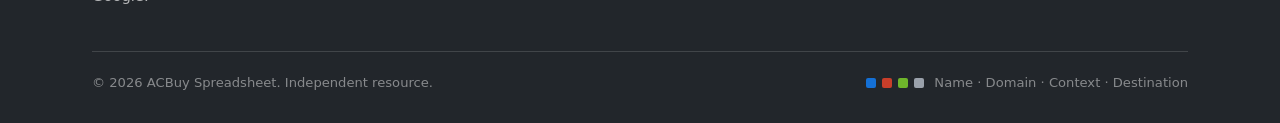
<file: about/index.html>
<!DOCTYPE html>
<html lang="en">
<head>
  <meta charset="UTF-8">
  <meta name="viewport" content="width=device-width, initial-scale=1.0">
  <title>About | ACBuy Spreadsheet</title>
  <meta name="description" content="About this independent ACBuy spreadsheet resource: a source-identity method and modular nameplates, not an official ACBuy service.">
  <link rel="canonical" href="https://repglide.github.io/acbuy-spreadsheet/about/">
  <link rel="icon" type="image/png" href="../assets/images/favicon.png">
  <link rel="stylesheet" href="../assets/css/styles.css">
  <meta name="robots" content="index, follow">
</head>
<body>
  <a href="#main-content" class="skip-link">Skip to main content</a>

  <header class="site-header">
    <div class="container header-inner">
      <a href="../index.html" class="brand" aria-label="ACBuy Spreadsheet Home">
        <img src="../assets/images/logo.png" alt="ACBuy logo" width="34" height="34">
        <span class="brand-name">ACBuy Spreadsheet<small>Independent Resource</small></span>
      </a>
      <button class="mobile-nav-toggle" aria-expanded="false" aria-label="Toggle navigation menu">
        <svg viewBox="0 0 24 24" fill="none" stroke="currentColor" stroke-width="2" width="22" height="22"><line x1="3" y1="6" x2="21" y2="6"></line><line x1="3" y1="12" x2="21" y2="12"></line><line x1="3" y1="18" x2="21" y2="18"></line></svg>
      </button>
      <nav class="main-nav" aria-label="Primary Navigation">
        <ul>
          <li><a href="../index.html">Home</a></li>
          <li><a href="../identity-check-guide/">Identity Check</a></li>
          <li><a href="../domain-context-guide/">Domain Context</a></li>
          <li><a href="../same-name-boundary-guide/">Same-Name Boundary</a></li>
          <li><a href="../about/" class="active">About</a></li>
        </ul>
      </nav>
    </div>
  </header>

  <main id="main-content">
    <section class="page-hero">
      <div class="container">
        <a class="back-link" href="../index.html">← Back to Home</a>
        <h1>About This Resource</h1>
        <p>A source-identity method and modular nameplates built around a shared ACBuy spreadsheet.</p>
      </div>
    </section>

    <div class="article-paper">
      <div class="article-body">
        <h2>What this resource is</h2>
        <p>This is an independent informational and navigation resource for people who use an ACBuy spreadsheet. It offers four identity markers — <strong>visible name</strong>, <strong>exact domain</strong>, <strong>page context</strong>, and <strong>final destination</strong> — so each link is checked as a source before it is treated as one.</p>

        <h2>What this resource is not</h2>
        <p>This resource is not the official ACBuy website, and it is not affiliated with, endorsed by, or operated by ACBuy or Google. It is not an identity verifier, a product database, a store, a QC certification, a shopping agent, an order tracker, or a fee calculator.</p>

        <h2>The source-identity method</h2>
        <p>Everything here follows four markers. <strong>Azure</strong> marks the visible name. <strong>Vermilion</strong> marks the exact domain. <strong>Lime</strong> marks the page context. <strong>Silver</strong> marks the final destination. Four matching markers are only an observation — they never prove ownership or an official relationship.</p>

        <h2>How to use it</h2>
        <ol>
          <li>Open the shared Google Sheet to see the listing references.</li>
          <li>Browse the twelve product categories from the home page.</li>
          <li>Read the three guides before treating any link as one source.</li>
          <li>Confirm identity on the actual destination page.</li>
        </ol>

        <p class="example-flag">Identity-reading example — not ownership proof, verification, or a saved lookup.</p>

        <h2>Continue</h2>
        <p><a href="https://repglide.com/?agent=acbuy" class="btn btn-primary" target="_blank" rel="nofollow noopener">Browse Products</a></p>
      </div>
    </div>
  </main>

  <footer class="site-footer">
    <div class="container">
      <div class="footer-grid">
        <div class="footer-brand">
          <a href="../index.html" class="brand" aria-label="ACBuy Spreadsheet Home">
            <img src="../assets/images/logo.png" alt="ACBuy logo" width="30" height="30">
            <span class="brand-name">ACBuy Spreadsheet<small>Independent Resource</small></span>
          </a>
          <p>An independent informational and navigation resource for ACBuy spreadsheet users. Not affiliated with or endorsed by ACBuy or Google.</p>
        </div>
        <div class="footer-col">
          <h4>Guides</h4>
          <ul>
            <li><a href="../identity-check-guide/">Identity Check</a></li>
            <li><a href="../domain-context-guide/">Domain Context</a></li>
            <li><a href="../same-name-boundary-guide/">Same-Name Boundary</a></li>
          </ul>
        </div>
        <div class="footer-col">
          <h4>Site</h4>
          <ul>
            <li><a href="../about/">About</a></li>
            <li><a href="../privacy/">Privacy</a></li>
            <li><a href="../terms/">Terms</a></li>
          </ul>
        </div>
      </div>
      <div class="footer-bottom">
        <span>&copy; <span id="year">2026</span> ACBuy Spreadsheet. Independent resource.</span>
        <span class="marker-swatch-row"><i style="background:var(--azure)"></i><i style="background:var(--verm)"></i><i style="background:var(--lime)"></i><i style="background:var(--silver)"></i>&nbsp;Name · Domain · Context · Destination</span>
      </div>
    </div>
  </footer>

  <script src="../assets/js/main.js"></script>
</body>
</html>
</file>
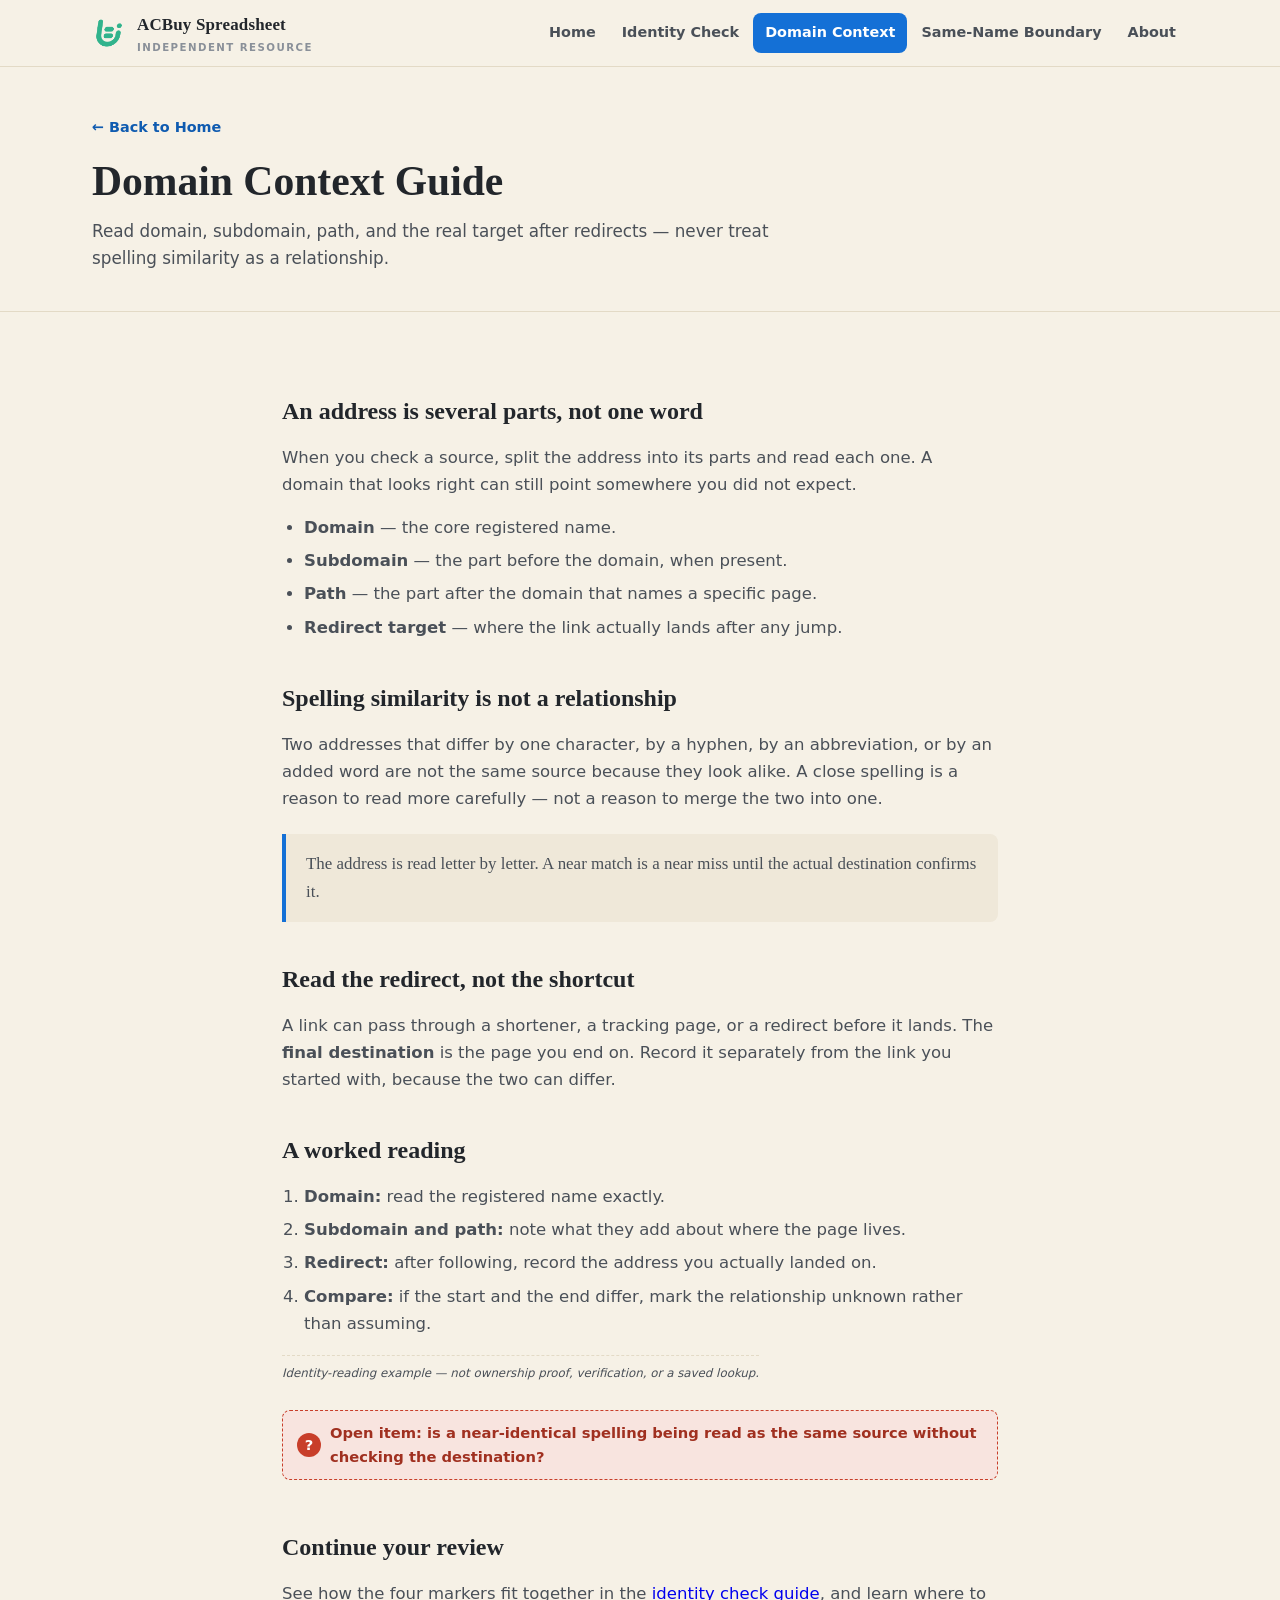
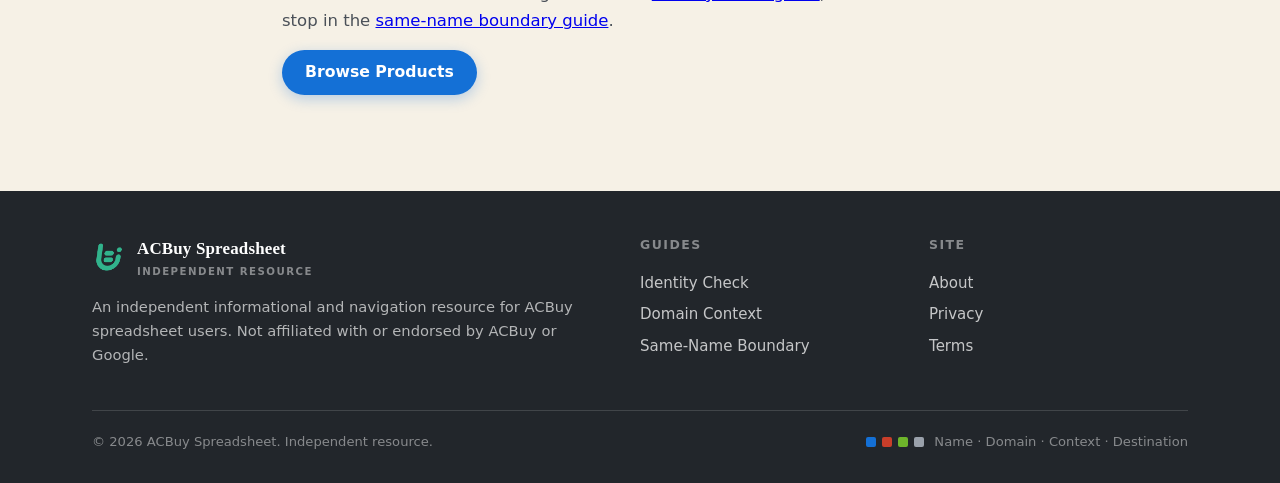
<file: domain-context-guide/index.html>
<!DOCTYPE html>
<html lang="en">
<head>
  <meta charset="UTF-8">
  <meta name="viewport" content="width=device-width, initial-scale=1.0">
  <title>Domain Context Guide | ACBuy Spreadsheet</title>
  <meta name="description" content="Read domain, subdomain, path, and the real target after redirects when checking an ACBuy spreadsheet — never treat spelling similarity as a relationship.">
  <link rel="canonical" href="https://repglide.github.io/acbuy-spreadsheet/domain-context-guide/">
  <link rel="icon" type="image/png" href="../assets/images/favicon.png">
  <link rel="stylesheet" href="../assets/css/styles.css">

  <meta property="og:type" content="article">
  <meta property="og:url" content="https://repglide.github.io/acbuy-spreadsheet/domain-context-guide/">
  <meta property="og:title" content="Domain Context Guide | ACBuy Spreadsheet">
  <meta property="og:description" content="Read domain, subdomain, path, and the real target after redirects — never treat spelling similarity as a relationship.">
  <meta name="twitter:card" content="summary">

  <script type="application/ld+json">
  {
    "@context": "https://schema.org",
    "@graph": [
      { "@type": "WebSite", "@id": "https://repglide.github.io/acbuy-spreadsheet/#website", "url": "https://repglide.github.io/acbuy-spreadsheet/", "name": "ACBuy Spreadsheet & Source-Identity Guide" },
      { "@type": "BreadcrumbList", "itemListElement": [
        { "@type": "ListItem", "position": 1, "name": "Home", "item": "https://repglide.github.io/acbuy-spreadsheet/" },
        { "@type": "ListItem", "position": 2, "name": "Domain Context Guide", "item": "https://repglide.github.io/acbuy-spreadsheet/domain-context-guide/" }
      ]},
      { "@type": "Article", "@id": "https://repglide.github.io/acbuy-spreadsheet/domain-context-guide/#article", "headline": "Domain Context Guide", "description": "Read domain, subdomain, path, and the real target after redirects when checking an ACBuy spreadsheet — never treat spelling similarity as a relationship.", "isPartOf": { "@id": "https://repglide.github.io/acbuy-spreadsheet/#website" } }
    ]
  }
  </script>
</head>
<body>
  <a href="#main-content" class="skip-link">Skip to main content</a>

  <header class="site-header">
    <div class="container header-inner">
      <a href="../index.html" class="brand" aria-label="ACBuy Spreadsheet Home">
        <img src="../assets/images/logo.png" alt="ACBuy logo" width="34" height="34">
        <span class="brand-name">ACBuy Spreadsheet<small>Independent Resource</small></span>
      </a>
      <button class="mobile-nav-toggle" aria-expanded="false" aria-label="Toggle navigation menu">
        <svg viewBox="0 0 24 24" fill="none" stroke="currentColor" stroke-width="2" width="22" height="22"><line x1="3" y1="6" x2="21" y2="6"></line><line x1="3" y1="12" x2="21" y2="12"></line><line x1="3" y1="18" x2="21" y2="18"></line></svg>
      </button>
      <nav class="main-nav" aria-label="Primary Navigation">
        <ul>
          <li><a href="../index.html">Home</a></li>
          <li><a href="../identity-check-guide/">Identity Check</a></li>
          <li><a href="../domain-context-guide/" class="active">Domain Context</a></li>
          <li><a href="../same-name-boundary-guide/">Same-Name Boundary</a></li>
          <li><a href="../about/">About</a></li>
        </ul>
      </nav>
    </div>
  </header>

  <main id="main-content">
    <section class="page-hero">
      <div class="container">
        <a class="back-link" href="../index.html">← Back to Home</a>
        <h1>Domain Context Guide</h1>
        <p>Read domain, subdomain, path, and the real target after redirects — never treat spelling similarity as a relationship.</p>
      </div>
    </section>

    <div class="article-paper">
      <div class="article-body">
        <h2>An address is several parts, not one word</h2>
        <p>When you check a source, split the address into its parts and read each one. A domain that looks right can still point somewhere you did not expect.</p>
        <ul>
          <li><strong>Domain</strong> — the core registered name.</li>
          <li><strong>Subdomain</strong> — the part before the domain, when present.</li>
          <li><strong>Path</strong> — the part after the domain that names a specific page.</li>
          <li><strong>Redirect target</strong> — where the link actually lands after any jump.</li>
        </ul>

        <h2>Spelling similarity is not a relationship</h2>
        <p>Two addresses that differ by one character, by a hyphen, by an abbreviation, or by an added word are not the same source because they look alike. A close spelling is a reason to read more carefully — not a reason to merge the two into one.</p>

        <blockquote>The address is read letter by letter. A near match is a near miss until the actual destination confirms it.</blockquote>

        <h2>Read the redirect, not the shortcut</h2>
        <p>A link can pass through a shortener, a tracking page, or a redirect before it lands. The <strong>final destination</strong> is the page you end on. Record it separately from the link you started with, because the two can differ.</p>

        <h2>A worked reading</h2>
        <ol>
          <li><strong>Domain:</strong> read the registered name exactly.</li>
          <li><strong>Subdomain and path:</strong> note what they add about where the page lives.</li>
          <li><strong>Redirect:</strong> after following, record the address you actually landed on.</li>
          <li><strong>Compare:</strong> if the start and the end differ, mark the relationship unknown rather than assuming.</li>
        </ol>
        <p class="example-flag">Identity-reading example — not ownership proof, verification, or a saved lookup.</p>

        <div class="open-note"><span class="qmark">?</span>Open item: is a near-identical spelling being read as the same source without checking the destination?</div>

        <h2>Continue your review</h2>
        <p>See how the four markers fit together in the <a href="../identity-check-guide/">identity check guide</a>, and learn where to stop in the <a href="../same-name-boundary-guide/">same-name boundary guide</a>.</p>
        <p><a href="https://repglide.com/?agent=acbuy" class="btn btn-primary" target="_blank" rel="nofollow noopener">Browse Products</a></p>
      </div>
    </div>
  </main>

  <footer class="site-footer">
    <div class="container">
      <div class="footer-grid">
        <div class="footer-brand">
          <a href="../index.html" class="brand" aria-label="ACBuy Spreadsheet Home">
            <img src="../assets/images/logo.png" alt="ACBuy logo" width="30" height="30">
            <span class="brand-name">ACBuy Spreadsheet<small>Independent Resource</small></span>
          </a>
          <p>An independent informational and navigation resource for ACBuy spreadsheet users. Not affiliated with or endorsed by ACBuy or Google.</p>
        </div>
        <div class="footer-col">
          <h4>Guides</h4>
          <ul>
            <li><a href="../identity-check-guide/">Identity Check</a></li>
            <li><a href="../domain-context-guide/">Domain Context</a></li>
            <li><a href="../same-name-boundary-guide/">Same-Name Boundary</a></li>
          </ul>
        </div>
        <div class="footer-col">
          <h4>Site</h4>
          <ul>
            <li><a href="../about/">About</a></li>
            <li><a href="../privacy/">Privacy</a></li>
            <li><a href="../terms/">Terms</a></li>
          </ul>
        </div>
      </div>
      <div class="footer-bottom">
        <span>&copy; <span id="year">2026</span> ACBuy Spreadsheet. Independent resource.</span>
        <span class="marker-swatch-row"><i style="background:var(--azure)"></i><i style="background:var(--verm)"></i><i style="background:var(--lime)"></i><i style="background:var(--silver)"></i>&nbsp;Name · Domain · Context · Destination</span>
      </div>
    </div>
  </footer>

  <script src="../assets/js/main.js"></script>
</body>
</html>
</file>
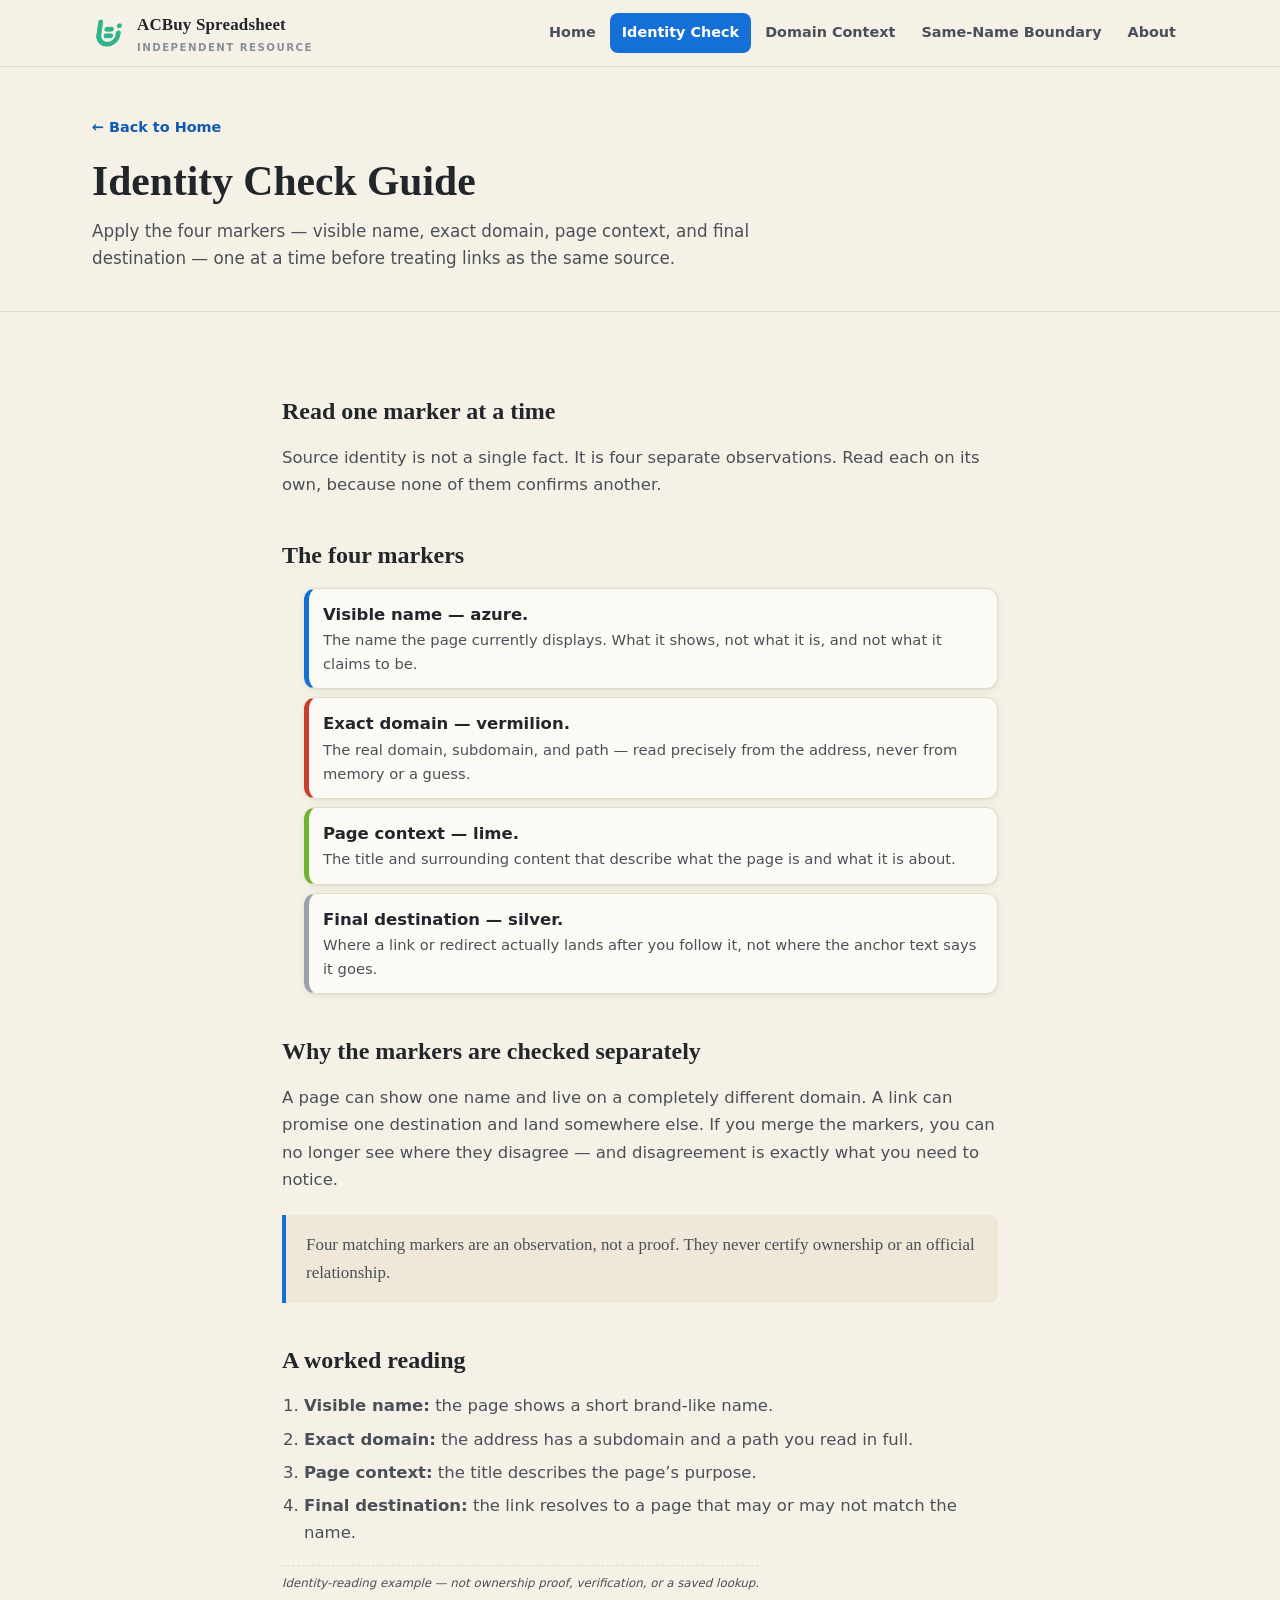
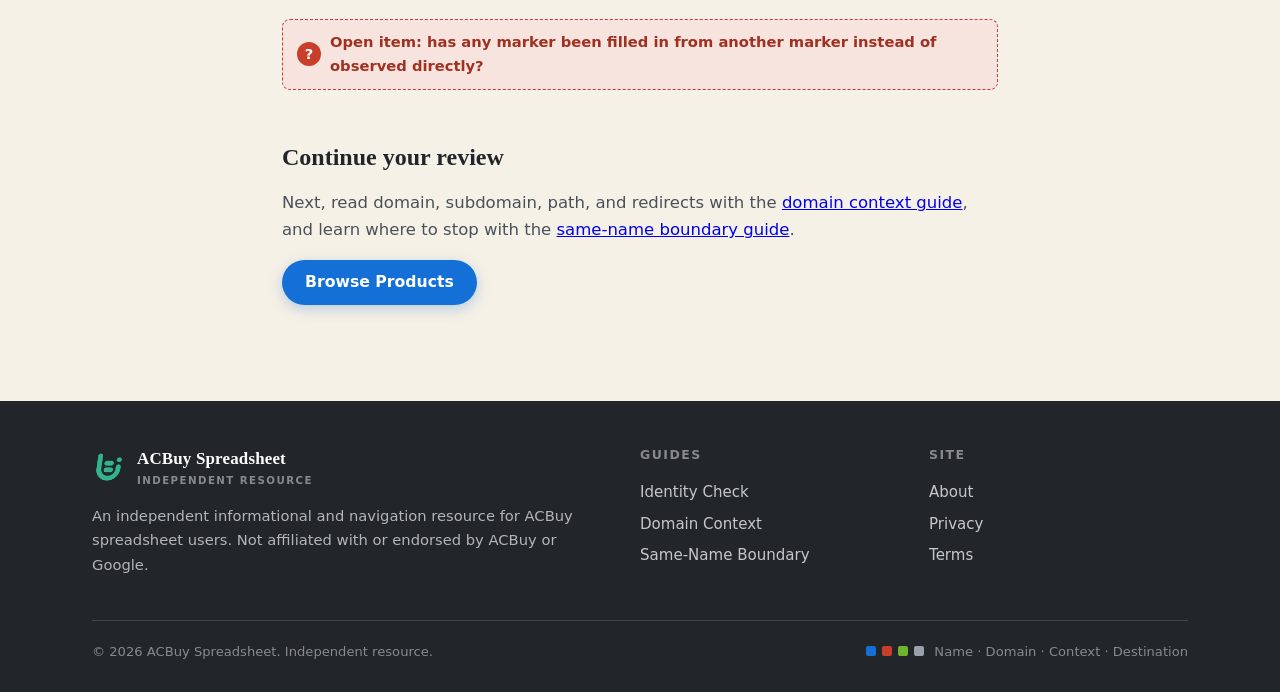
<file: identity-check-guide/index.html>
<!DOCTYPE html>
<html lang="en">
<head>
  <meta charset="UTF-8">
  <meta name="viewport" content="width=device-width, initial-scale=1.0">
  <title>Identity Check Guide | ACBuy Spreadsheet</title>
  <meta name="description" content="Apply the four ACBuy source-identity markers — visible name, exact domain, page context, and final destination — one at a time before treating links as the same source.">
  <link rel="canonical" href="https://repglide.github.io/acbuy-spreadsheet/identity-check-guide/">
  <link rel="icon" type="image/png" href="../assets/images/favicon.png">
  <link rel="stylesheet" href="../assets/css/styles.css">

  <meta property="og:type" content="article">
  <meta property="og:url" content="https://repglide.github.io/acbuy-spreadsheet/identity-check-guide/">
  <meta property="og:title" content="Identity Check Guide | ACBuy Spreadsheet">
  <meta property="og:description" content="Apply the four ACBuy source-identity markers one at a time before treating links as the same source.">
  <meta name="twitter:card" content="summary">

  <script type="application/ld+json">
  {
    "@context": "https://schema.org",
    "@graph": [
      { "@type": "WebSite", "@id": "https://repglide.github.io/acbuy-spreadsheet/#website", "url": "https://repglide.github.io/acbuy-spreadsheet/", "name": "ACBuy Spreadsheet & Source-Identity Guide" },
      { "@type": "BreadcrumbList", "itemListElement": [
        { "@type": "ListItem", "position": 1, "name": "Home", "item": "https://repglide.github.io/acbuy-spreadsheet/" },
        { "@type": "ListItem", "position": 2, "name": "Identity Check Guide", "item": "https://repglide.github.io/acbuy-spreadsheet/identity-check-guide/" }
      ]},
      { "@type": "Article", "@id": "https://repglide.github.io/acbuy-spreadsheet/identity-check-guide/#article", "headline": "Identity Check Guide", "description": "Apply the four ACBuy source-identity markers — visible name, exact domain, page context, and final destination — one at a time before treating links as the same source.", "isPartOf": { "@id": "https://repglide.github.io/acbuy-spreadsheet/#website" } }
    ]
  }
  </script>
</head>
<body>
  <a href="#main-content" class="skip-link">Skip to main content</a>

  <header class="site-header">
    <div class="container header-inner">
      <a href="../index.html" class="brand" aria-label="ACBuy Spreadsheet Home">
        <img src="../assets/images/logo.png" alt="ACBuy logo" width="34" height="34">
        <span class="brand-name">ACBuy Spreadsheet<small>Independent Resource</small></span>
      </a>
      <button class="mobile-nav-toggle" aria-expanded="false" aria-label="Toggle navigation menu">
        <svg viewBox="0 0 24 24" fill="none" stroke="currentColor" stroke-width="2" width="22" height="22"><line x1="3" y1="6" x2="21" y2="6"></line><line x1="3" y1="12" x2="21" y2="12"></line><line x1="3" y1="18" x2="21" y2="18"></line></svg>
      </button>
      <nav class="main-nav" aria-label="Primary Navigation">
        <ul>
          <li><a href="../index.html">Home</a></li>
          <li><a href="../identity-check-guide/" class="active">Identity Check</a></li>
          <li><a href="../domain-context-guide/">Domain Context</a></li>
          <li><a href="../same-name-boundary-guide/">Same-Name Boundary</a></li>
          <li><a href="../about/">About</a></li>
        </ul>
      </nav>
    </div>
  </header>

  <main id="main-content">
    <section class="page-hero">
      <div class="container">
        <a class="back-link" href="../index.html">← Back to Home</a>
        <h1>Identity Check Guide</h1>
        <p>Apply the four markers — visible name, exact domain, page context, and final destination — one at a time before treating links as the same source.</p>
      </div>
    </section>

    <div class="article-paper">
      <div class="article-body">
        <h2>Read one marker at a time</h2>
        <p>Source identity is not a single fact. It is four separate observations. Read each on its own, because none of them confirms another.</p>

        <h2>The four markers</h2>
        <ul class="marker-list">
          <li class="m-name"><div><strong>Visible name — azure.</strong><p>The name the page currently displays. What it shows, not what it is, and not what it claims to be.</p></div></li>
          <li class="m-domain"><div><strong>Exact domain — vermilion.</strong><p>The real domain, subdomain, and path — read precisely from the address, never from memory or a guess.</p></div></li>
          <li class="m-context"><div><strong>Page context — lime.</strong><p>The title and surrounding content that describe what the page is and what it is about.</p></div></li>
          <li class="m-dest"><div><strong>Final destination — silver.</strong><p>Where a link or redirect actually lands after you follow it, not where the anchor text says it goes.</p></div></li>
        </ul>

        <h2>Why the markers are checked separately</h2>
        <p>A page can show one name and live on a completely different domain. A link can promise one destination and land somewhere else. If you merge the markers, you can no longer see where they disagree — and disagreement is exactly what you need to notice.</p>

        <blockquote>Four matching markers are an observation, not a proof. They never certify ownership or an official relationship.</blockquote>

        <h2>A worked reading</h2>
        <ol>
          <li><strong>Visible name:</strong> the page shows a short brand-like name.</li>
          <li><strong>Exact domain:</strong> the address has a subdomain and a path you read in full.</li>
          <li><strong>Page context:</strong> the title describes the page&rsquo;s purpose.</li>
          <li><strong>Final destination:</strong> the link resolves to a page that may or may not match the name.</li>
        </ol>
        <p class="example-flag">Identity-reading example — not ownership proof, verification, or a saved lookup.</p>

        <div class="open-note"><span class="qmark">?</span>Open item: has any marker been filled in from another marker instead of observed directly?</div>

        <h2>Continue your review</h2>
        <p>Next, read domain, subdomain, path, and redirects with the <a href="../domain-context-guide/">domain context guide</a>, and learn where to stop with the <a href="../same-name-boundary-guide/">same-name boundary guide</a>.</p>
        <p><a href="https://repglide.com/?agent=acbuy" class="btn btn-primary" target="_blank" rel="nofollow noopener">Browse Products</a></p>
      </div>
    </div>
  </main>

  <footer class="site-footer">
    <div class="container">
      <div class="footer-grid">
        <div class="footer-brand">
          <a href="../index.html" class="brand" aria-label="ACBuy Spreadsheet Home">
            <img src="../assets/images/logo.png" alt="ACBuy logo" width="30" height="30">
            <span class="brand-name">ACBuy Spreadsheet<small>Independent Resource</small></span>
          </a>
          <p>An independent informational and navigation resource for ACBuy spreadsheet users. Not affiliated with or endorsed by ACBuy or Google.</p>
        </div>
        <div class="footer-col">
          <h4>Guides</h4>
          <ul>
            <li><a href="../identity-check-guide/">Identity Check</a></li>
            <li><a href="../domain-context-guide/">Domain Context</a></li>
            <li><a href="../same-name-boundary-guide/">Same-Name Boundary</a></li>
          </ul>
        </div>
        <div class="footer-col">
          <h4>Site</h4>
          <ul>
            <li><a href="../about/">About</a></li>
            <li><a href="../privacy/">Privacy</a></li>
            <li><a href="../terms/">Terms</a></li>
          </ul>
        </div>
      </div>
      <div class="footer-bottom">
        <span>&copy; <span id="year">2026</span> ACBuy Spreadsheet. Independent resource.</span>
        <span class="marker-swatch-row"><i style="background:var(--azure)"></i><i style="background:var(--verm)"></i><i style="background:var(--lime)"></i><i style="background:var(--silver)"></i>&nbsp;Name · Domain · Context · Destination</span>
      </div>
    </div>
  </footer>

  <script src="../assets/js/main.js"></script>
</body>
</html>
</file>
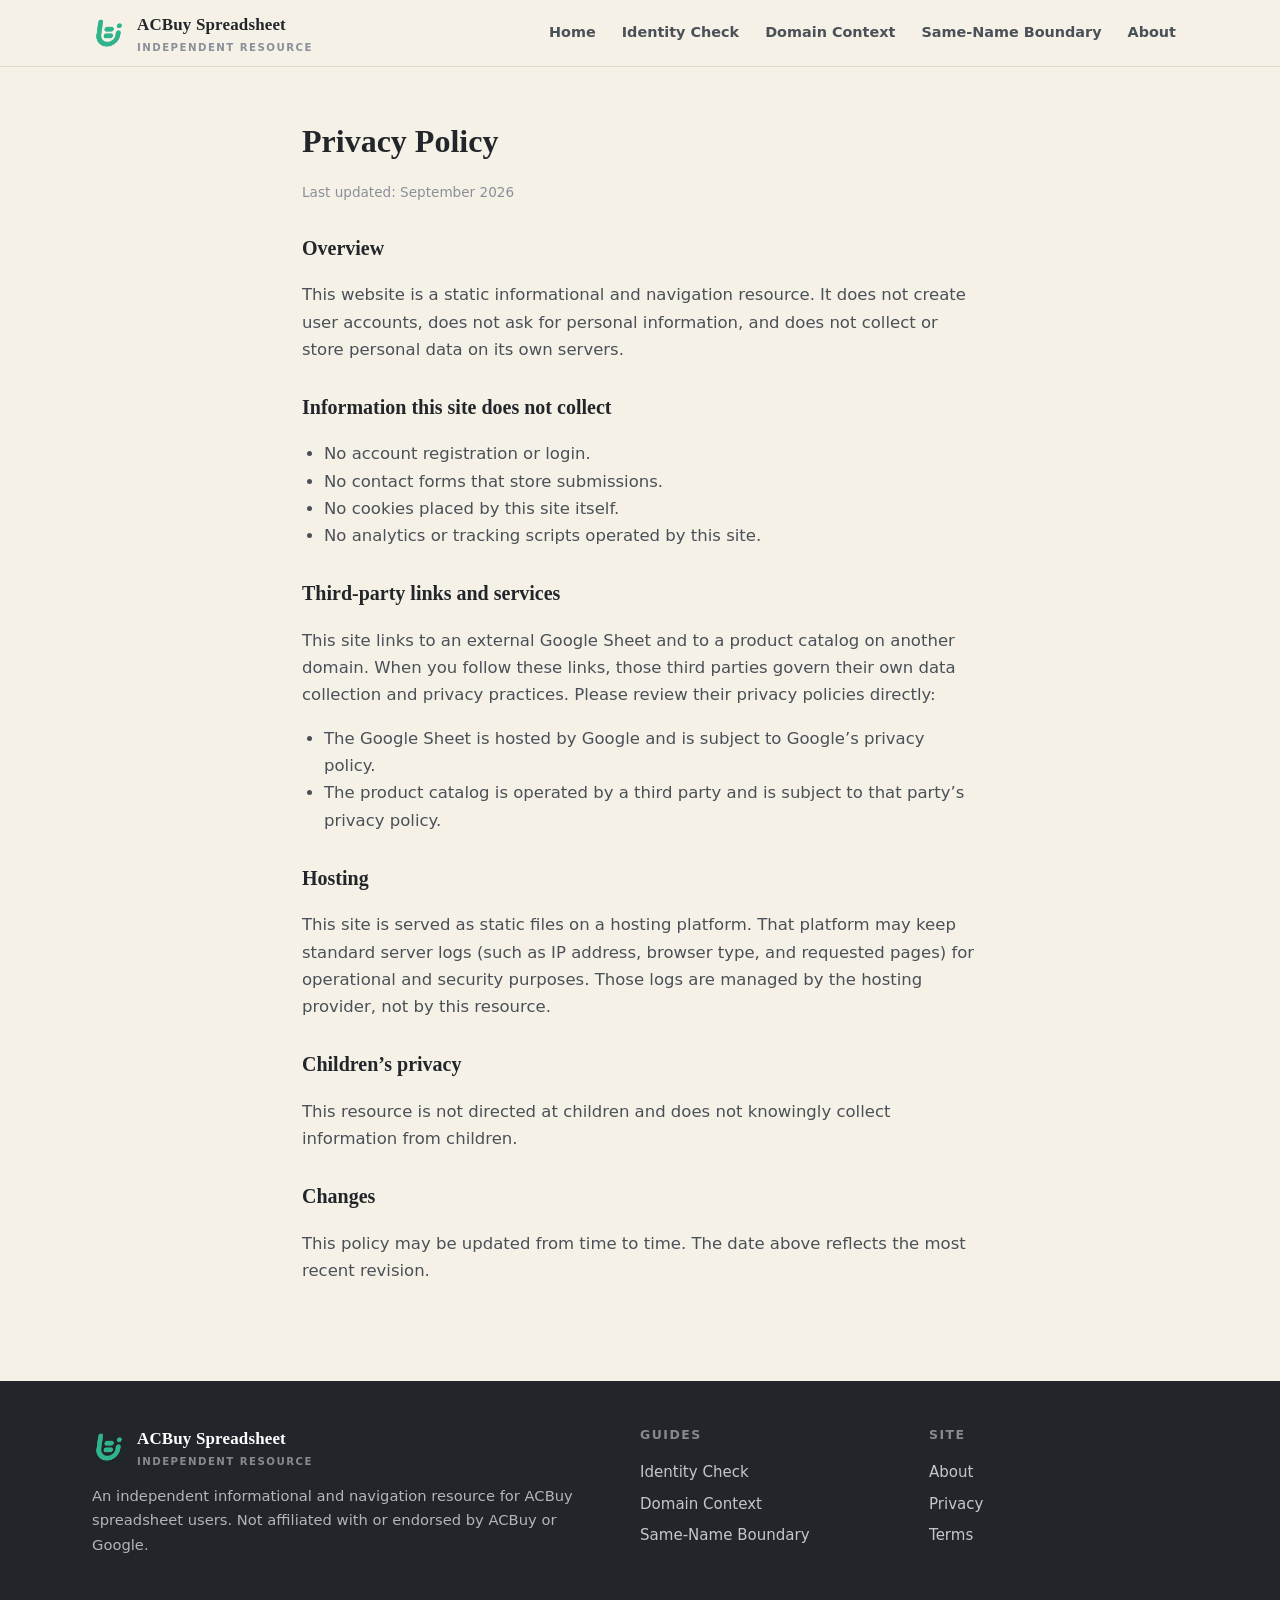
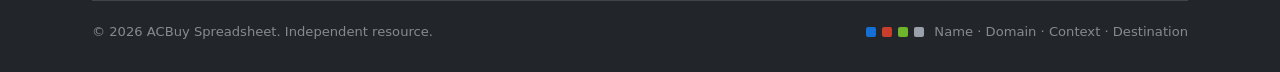
<file: privacy/index.html>
<!DOCTYPE html>
<html lang="en">
<head>
  <meta charset="UTF-8">
  <meta name="viewport" content="width=device-width, initial-scale=1.0">
  <title>Privacy Policy | ACBuy Spreadsheet</title>
  <meta name="description" content="Privacy policy for the ACBuy Spreadsheet independent resource.">
  <link rel="canonical" href="https://repglide.github.io/acbuy-spreadsheet/privacy/">
  <link rel="icon" type="image/png" href="../assets/images/favicon.png">
  <link rel="stylesheet" href="../assets/css/styles.css">
  <meta name="robots" content="index, follow">
</head>
<body>
  <a href="#main-content" class="skip-link">Skip to main content</a>

  <header class="site-header">
    <div class="container header-inner">
      <a href="../index.html" class="brand" aria-label="ACBuy Spreadsheet Home">
        <img src="../assets/images/logo.png" alt="ACBuy logo" width="34" height="34">
        <span class="brand-name">ACBuy Spreadsheet<small>Independent Resource</small></span>
      </a>
      <button class="mobile-nav-toggle" aria-expanded="false" aria-label="Toggle navigation menu">
        <svg viewBox="0 0 24 24" fill="none" stroke="currentColor" stroke-width="2" width="22" height="22"><line x1="3" y1="6" x2="21" y2="6"></line><line x1="3" y1="12" x2="21" y2="12"></line><line x1="3" y1="18" x2="21" y2="18"></line></svg>
      </button>
      <nav class="main-nav" aria-label="Primary Navigation">
        <ul>
          <li><a href="../index.html">Home</a></li>
          <li><a href="../identity-check-guide/">Identity Check</a></li>
          <li><a href="../domain-context-guide/">Domain Context</a></li>
          <li><a href="../same-name-boundary-guide/">Same-Name Boundary</a></li>
          <li><a href="../about/">About</a></li>
        </ul>
      </nav>
    </div>
  </header>

  <main id="main-content">
    <div class="article-paper">
      <div class="legal-body">
        <h1>Privacy Policy</h1>
        <p class="legal-date">Last updated: September 2026</p>

        <h2>Overview</h2>
        <p>This website is a static informational and navigation resource. It does not create user accounts, does not ask for personal information, and does not collect or store personal data on its own servers.</p>

        <h2>Information this site does not collect</h2>
        <ul>
          <li>No account registration or login.</li>
          <li>No contact forms that store submissions.</li>
          <li>No cookies placed by this site itself.</li>
          <li>No analytics or tracking scripts operated by this site.</li>
        </ul>

        <h2>Third-party links and services</h2>
        <p>This site links to an external Google Sheet and to a product catalog on another domain. When you follow these links, those third parties govern their own data collection and privacy practices. Please review their privacy policies directly:</p>
        <ul>
          <li>The Google Sheet is hosted by Google and is subject to Google&rsquo;s privacy policy.</li>
          <li>The product catalog is operated by a third party and is subject to that party&rsquo;s privacy policy.</li>
        </ul>

        <h2>Hosting</h2>
        <p>This site is served as static files on a hosting platform. That platform may keep standard server logs (such as IP address, browser type, and requested pages) for operational and security purposes. Those logs are managed by the hosting provider, not by this resource.</p>

        <h2>Children&rsquo;s privacy</h2>
        <p>This resource is not directed at children and does not knowingly collect information from children.</p>

        <h2>Changes</h2>
        <p>This policy may be updated from time to time. The date above reflects the most recent revision.</p>
      </div>
    </div>
  </main>

  <footer class="site-footer">
    <div class="container">
      <div class="footer-grid">
        <div class="footer-brand">
          <a href="../index.html" class="brand" aria-label="ACBuy Spreadsheet Home">
            <img src="../assets/images/logo.png" alt="ACBuy logo" width="30" height="30">
            <span class="brand-name">ACBuy Spreadsheet<small>Independent Resource</small></span>
          </a>
          <p>An independent informational and navigation resource for ACBuy spreadsheet users. Not affiliated with or endorsed by ACBuy or Google.</p>
        </div>
        <div class="footer-col">
          <h4>Guides</h4>
          <ul>
            <li><a href="../identity-check-guide/">Identity Check</a></li>
            <li><a href="../domain-context-guide/">Domain Context</a></li>
            <li><a href="../same-name-boundary-guide/">Same-Name Boundary</a></li>
          </ul>
        </div>
        <div class="footer-col">
          <h4>Site</h4>
          <ul>
            <li><a href="../about/">About</a></li>
            <li><a href="../privacy/">Privacy</a></li>
            <li><a href="../terms/">Terms</a></li>
          </ul>
        </div>
      </div>
      <div class="footer-bottom">
        <span>&copy; <span id="year">2026</span> ACBuy Spreadsheet. Independent resource.</span>
        <span class="marker-swatch-row"><i style="background:var(--azure)"></i><i style="background:var(--verm)"></i><i style="background:var(--lime)"></i><i style="background:var(--silver)"></i>&nbsp;Name · Domain · Context · Destination</span>
      </div>
    </div>
  </footer>

  <script src="../assets/js/main.js"></script>
</body>
</html>
</file>
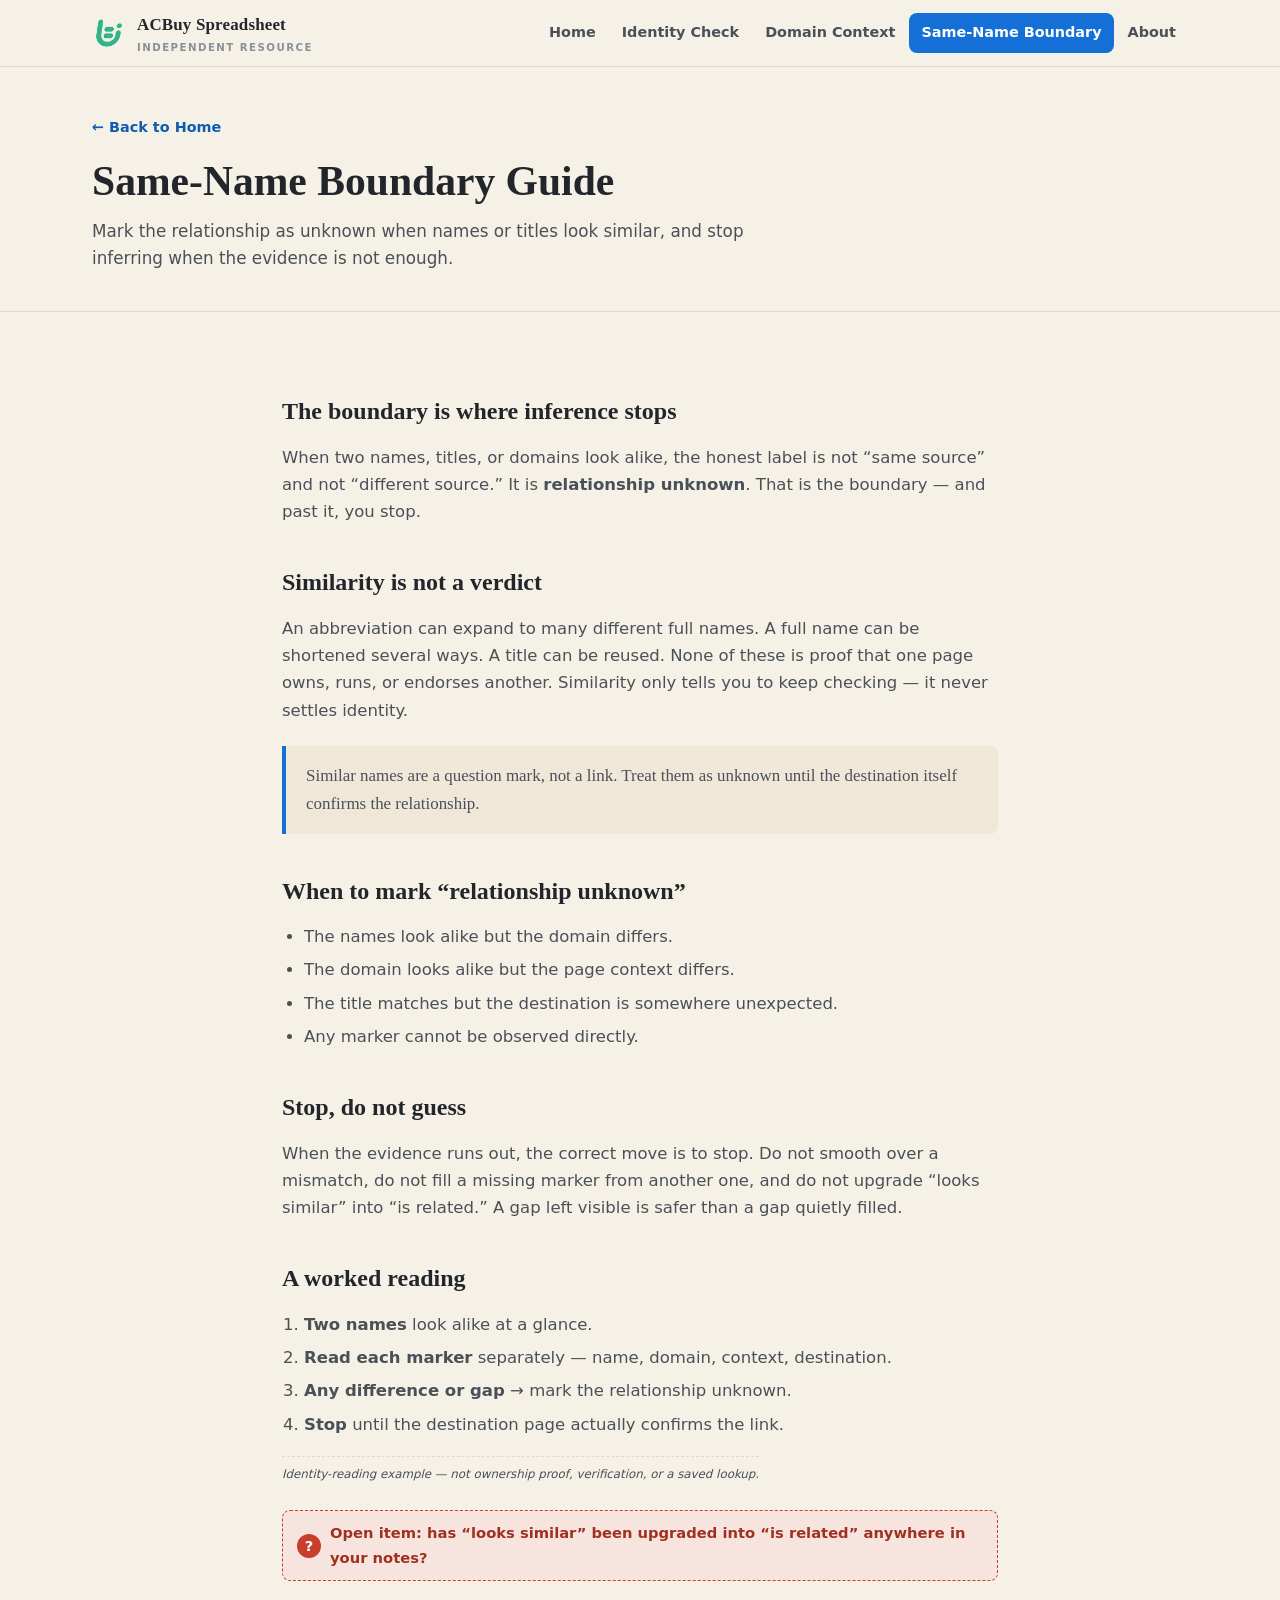
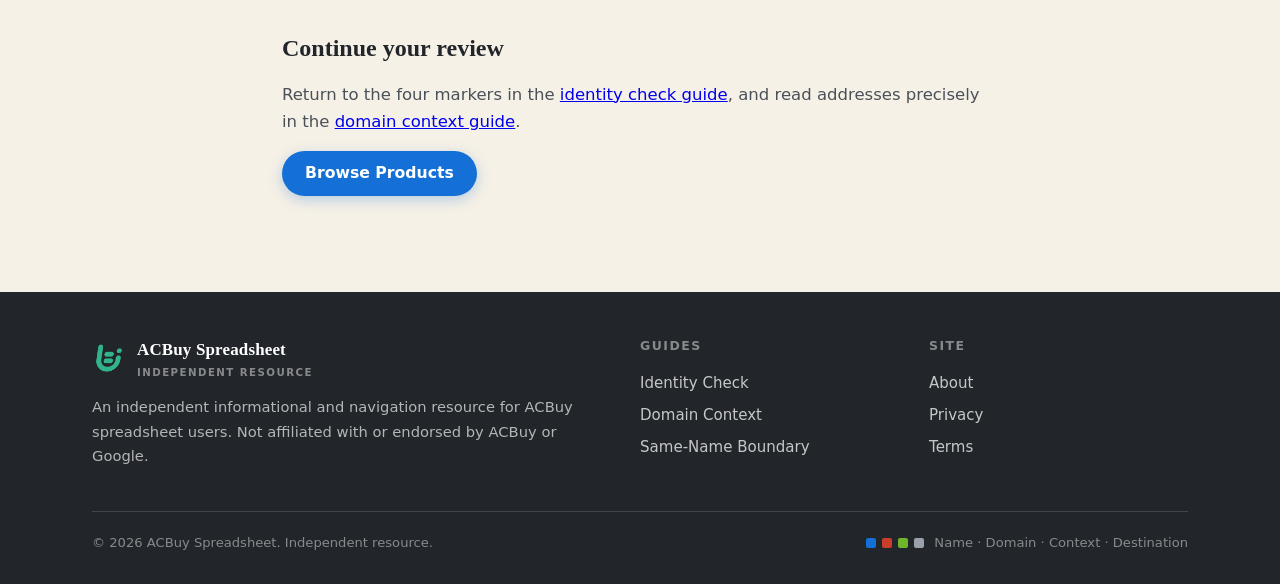
<file: same-name-boundary-guide/index.html>
<!DOCTYPE html>
<html lang="en">
<head>
  <meta charset="UTF-8">
  <meta name="viewport" content="width=device-width, initial-scale=1.0">
  <title>Same-Name Boundary Guide | ACBuy Spreadsheet</title>
  <meta name="description" content="Mark the relationship as unknown when ACBuy spreadsheet names or titles look similar, and stop inferring when the evidence is not enough.">
  <link rel="canonical" href="https://repglide.github.io/acbuy-spreadsheet/same-name-boundary-guide/">
  <link rel="icon" type="image/png" href="../assets/images/favicon.png">
  <link rel="stylesheet" href="../assets/css/styles.css">

  <meta property="og:type" content="article">
  <meta property="og:url" content="https://repglide.github.io/acbuy-spreadsheet/same-name-boundary-guide/">
  <meta property="og:title" content="Same-Name Boundary Guide | ACBuy Spreadsheet">
  <meta property="og:description" content="Mark the relationship as unknown when names or titles look similar, and stop inferring when the evidence is not enough.">
  <meta name="twitter:card" content="summary">

  <script type="application/ld+json">
  {
    "@context": "https://schema.org",
    "@graph": [
      { "@type": "WebSite", "@id": "https://repglide.github.io/acbuy-spreadsheet/#website", "url": "https://repglide.github.io/acbuy-spreadsheet/", "name": "ACBuy Spreadsheet & Source-Identity Guide" },
      { "@type": "BreadcrumbList", "itemListElement": [
        { "@type": "ListItem", "position": 1, "name": "Home", "item": "https://repglide.github.io/acbuy-spreadsheet/" },
        { "@type": "ListItem", "position": 2, "name": "Same-Name Boundary Guide", "item": "https://repglide.github.io/acbuy-spreadsheet/same-name-boundary-guide/" }
      ]},
      { "@type": "Article", "@id": "https://repglide.github.io/acbuy-spreadsheet/same-name-boundary-guide/#article", "headline": "Same-Name Boundary Guide", "description": "Mark the relationship as unknown when ACBuy spreadsheet names or titles look similar, and stop inferring when the evidence is not enough.", "isPartOf": { "@id": "https://repglide.github.io/acbuy-spreadsheet/#website" } }
    ]
  }
  </script>
</head>
<body>
  <a href="#main-content" class="skip-link">Skip to main content</a>

  <header class="site-header">
    <div class="container header-inner">
      <a href="../index.html" class="brand" aria-label="ACBuy Spreadsheet Home">
        <img src="../assets/images/logo.png" alt="ACBuy logo" width="34" height="34">
        <span class="brand-name">ACBuy Spreadsheet<small>Independent Resource</small></span>
      </a>
      <button class="mobile-nav-toggle" aria-expanded="false" aria-label="Toggle navigation menu">
        <svg viewBox="0 0 24 24" fill="none" stroke="currentColor" stroke-width="2" width="22" height="22"><line x1="3" y1="6" x2="21" y2="6"></line><line x1="3" y1="12" x2="21" y2="12"></line><line x1="3" y1="18" x2="21" y2="18"></line></svg>
      </button>
      <nav class="main-nav" aria-label="Primary Navigation">
        <ul>
          <li><a href="../index.html">Home</a></li>
          <li><a href="../identity-check-guide/">Identity Check</a></li>
          <li><a href="../domain-context-guide/">Domain Context</a></li>
          <li><a href="../same-name-boundary-guide/" class="active">Same-Name Boundary</a></li>
          <li><a href="../about/">About</a></li>
        </ul>
      </nav>
    </div>
  </header>

  <main id="main-content">
    <section class="page-hero">
      <div class="container">
        <a class="back-link" href="../index.html">← Back to Home</a>
        <h1>Same-Name Boundary Guide</h1>
        <p>Mark the relationship as unknown when names or titles look similar, and stop inferring when the evidence is not enough.</p>
      </div>
    </section>

    <div class="article-paper">
      <div class="article-body">
        <h2>The boundary is where inference stops</h2>
        <p>When two names, titles, or domains look alike, the honest label is not &ldquo;same source&rdquo; and not &ldquo;different source.&rdquo; It is <strong>relationship unknown</strong>. That is the boundary — and past it, you stop.</p>

        <h2>Similarity is not a verdict</h2>
        <p>An abbreviation can expand to many different full names. A full name can be shortened several ways. A title can be reused. None of these is proof that one page owns, runs, or endorses another. Similarity only tells you to keep checking — it never settles identity.</p>

        <blockquote>Similar names are a question mark, not a link. Treat them as unknown until the destination itself confirms the relationship.</blockquote>

        <h2>When to mark &ldquo;relationship unknown&rdquo;</h2>
        <ul>
          <li>The names look alike but the domain differs.</li>
          <li>The domain looks alike but the page context differs.</li>
          <li>The title matches but the destination is somewhere unexpected.</li>
          <li>Any marker cannot be observed directly.</li>
        </ul>

        <h2>Stop, do not guess</h2>
        <p>When the evidence runs out, the correct move is to stop. Do not smooth over a mismatch, do not fill a missing marker from another one, and do not upgrade &ldquo;looks similar&rdquo; into &ldquo;is related.&rdquo; A gap left visible is safer than a gap quietly filled.</p>

        <h2>A worked reading</h2>
        <ol>
          <li><strong>Two names</strong> look alike at a glance.</li>
          <li><strong>Read each marker</strong> separately — name, domain, context, destination.</li>
          <li><strong>Any difference or gap</strong> → mark the relationship unknown.</li>
          <li><strong>Stop</strong> until the destination page actually confirms the link.</li>
        </ol>
        <p class="example-flag">Identity-reading example — not ownership proof, verification, or a saved lookup.</p>

        <div class="open-note"><span class="qmark">?</span>Open item: has &ldquo;looks similar&rdquo; been upgraded into &ldquo;is related&rdquo; anywhere in your notes?</div>

        <h2>Continue your review</h2>
        <p>Return to the four markers in the <a href="../identity-check-guide/">identity check guide</a>, and read addresses precisely in the <a href="../domain-context-guide/">domain context guide</a>.</p>
        <p><a href="https://repglide.com/?agent=acbuy" class="btn btn-primary" target="_blank" rel="nofollow noopener">Browse Products</a></p>
      </div>
    </div>
  </main>

  <footer class="site-footer">
    <div class="container">
      <div class="footer-grid">
        <div class="footer-brand">
          <a href="../index.html" class="brand" aria-label="ACBuy Spreadsheet Home">
            <img src="../assets/images/logo.png" alt="ACBuy logo" width="30" height="30">
            <span class="brand-name">ACBuy Spreadsheet<small>Independent Resource</small></span>
          </a>
          <p>An independent informational and navigation resource for ACBuy spreadsheet users. Not affiliated with or endorsed by ACBuy or Google.</p>
        </div>
        <div class="footer-col">
          <h4>Guides</h4>
          <ul>
            <li><a href="../identity-check-guide/">Identity Check</a></li>
            <li><a href="../domain-context-guide/">Domain Context</a></li>
            <li><a href="../same-name-boundary-guide/">Same-Name Boundary</a></li>
          </ul>
        </div>
        <div class="footer-col">
          <h4>Site</h4>
          <ul>
            <li><a href="../about/">About</a></li>
            <li><a href="../privacy/">Privacy</a></li>
            <li><a href="../terms/">Terms</a></li>
          </ul>
        </div>
      </div>
      <div class="footer-bottom">
        <span>&copy; <span id="year">2026</span> ACBuy Spreadsheet. Independent resource.</span>
        <span class="marker-swatch-row"><i style="background:var(--azure)"></i><i style="background:var(--verm)"></i><i style="background:var(--lime)"></i><i style="background:var(--silver)"></i>&nbsp;Name · Domain · Context · Destination</span>
      </div>
    </div>
  </footer>

  <script src="../assets/js/main.js"></script>
</body>
</html>
</file>
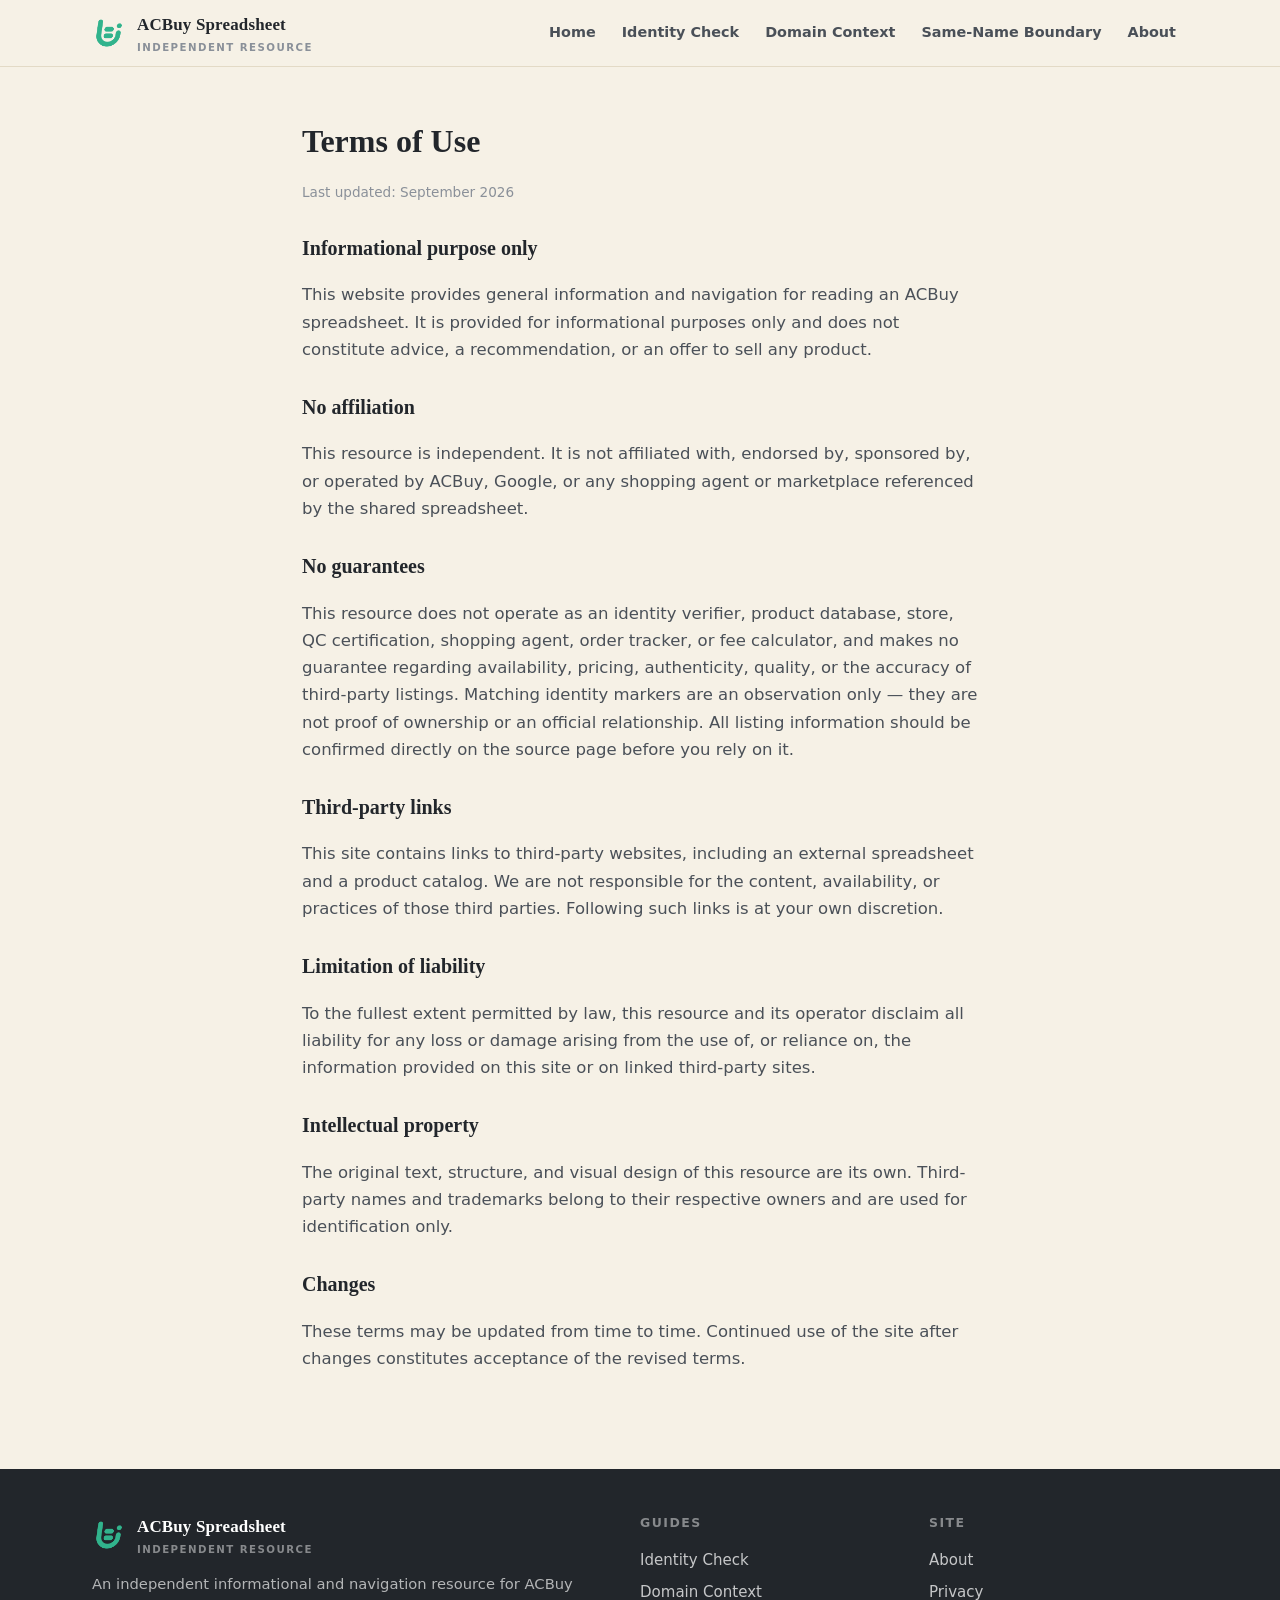
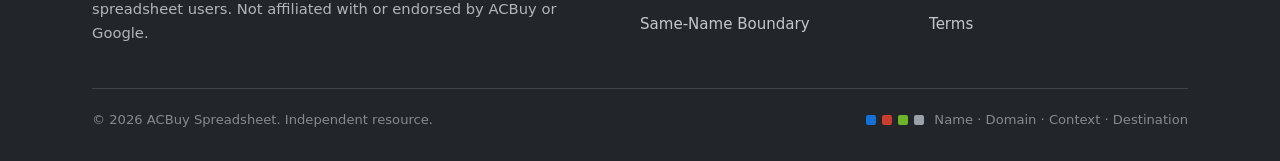
<file: terms/index.html>
<!DOCTYPE html>
<html lang="en">
<head>
  <meta charset="UTF-8">
  <meta name="viewport" content="width=device-width, initial-scale=1.0">
  <title>Terms of Use | ACBuy Spreadsheet</title>
  <meta name="description" content="Terms of use for the ACBuy Spreadsheet independent resource.">
  <link rel="canonical" href="https://repglide.github.io/acbuy-spreadsheet/terms/">
  <link rel="icon" type="image/png" href="../assets/images/favicon.png">
  <link rel="stylesheet" href="../assets/css/styles.css">
  <meta name="robots" content="index, follow">
</head>
<body>
  <a href="#main-content" class="skip-link">Skip to main content</a>

  <header class="site-header">
    <div class="container header-inner">
      <a href="../index.html" class="brand" aria-label="ACBuy Spreadsheet Home">
        <img src="../assets/images/logo.png" alt="ACBuy logo" width="34" height="34">
        <span class="brand-name">ACBuy Spreadsheet<small>Independent Resource</small></span>
      </a>
      <button class="mobile-nav-toggle" aria-expanded="false" aria-label="Toggle navigation menu">
        <svg viewBox="0 0 24 24" fill="none" stroke="currentColor" stroke-width="2" width="22" height="22"><line x1="3" y1="6" x2="21" y2="6"></line><line x1="3" y1="12" x2="21" y2="12"></line><line x1="3" y1="18" x2="21" y2="18"></line></svg>
      </button>
      <nav class="main-nav" aria-label="Primary Navigation">
        <ul>
          <li><a href="../index.html">Home</a></li>
          <li><a href="../identity-check-guide/">Identity Check</a></li>
          <li><a href="../domain-context-guide/">Domain Context</a></li>
          <li><a href="../same-name-boundary-guide/">Same-Name Boundary</a></li>
          <li><a href="../about/">About</a></li>
        </ul>
      </nav>
    </div>
  </header>

  <main id="main-content">
    <div class="article-paper">
      <div class="legal-body">
        <h1>Terms of Use</h1>
        <p class="legal-date">Last updated: September 2026</p>

        <h2>Informational purpose only</h2>
        <p>This website provides general information and navigation for reading an ACBuy spreadsheet. It is provided for informational purposes only and does not constitute advice, a recommendation, or an offer to sell any product.</p>

        <h2>No affiliation</h2>
        <p>This resource is independent. It is not affiliated with, endorsed by, sponsored by, or operated by ACBuy, Google, or any shopping agent or marketplace referenced by the shared spreadsheet.</p>

        <h2>No guarantees</h2>
        <p>This resource does not operate as an identity verifier, product database, store, QC certification, shopping agent, order tracker, or fee calculator, and makes no guarantee regarding availability, pricing, authenticity, quality, or the accuracy of third-party listings. Matching identity markers are an observation only — they are not proof of ownership or an official relationship. All listing information should be confirmed directly on the source page before you rely on it.</p>

        <h2>Third-party links</h2>
        <p>This site contains links to third-party websites, including an external spreadsheet and a product catalog. We are not responsible for the content, availability, or practices of those third parties. Following such links is at your own discretion.</p>

        <h2>Limitation of liability</h2>
        <p>To the fullest extent permitted by law, this resource and its operator disclaim all liability for any loss or damage arising from the use of, or reliance on, the information provided on this site or on linked third-party sites.</p>

        <h2>Intellectual property</h2>
        <p>The original text, structure, and visual design of this resource are its own. Third-party names and trademarks belong to their respective owners and are used for identification only.</p>

        <h2>Changes</h2>
        <p>These terms may be updated from time to time. Continued use of the site after changes constitutes acceptance of the revised terms.</p>
      </div>
    </div>
  </main>

  <footer class="site-footer">
    <div class="container">
      <div class="footer-grid">
        <div class="footer-brand">
          <a href="../index.html" class="brand" aria-label="ACBuy Spreadsheet Home">
            <img src="../assets/images/logo.png" alt="ACBuy logo" width="30" height="30">
            <span class="brand-name">ACBuy Spreadsheet<small>Independent Resource</small></span>
          </a>
          <p>An independent informational and navigation resource for ACBuy spreadsheet users. Not affiliated with or endorsed by ACBuy or Google.</p>
        </div>
        <div class="footer-col">
          <h4>Guides</h4>
          <ul>
            <li><a href="../identity-check-guide/">Identity Check</a></li>
            <li><a href="../domain-context-guide/">Domain Context</a></li>
            <li><a href="../same-name-boundary-guide/">Same-Name Boundary</a></li>
          </ul>
        </div>
        <div class="footer-col">
          <h4>Site</h4>
          <ul>
            <li><a href="../about/">About</a></li>
            <li><a href="../privacy/">Privacy</a></li>
            <li><a href="../terms/">Terms</a></li>
          </ul>
        </div>
      </div>
      <div class="footer-bottom">
        <span>&copy; <span id="year">2026</span> ACBuy Spreadsheet. Independent resource.</span>
        <span class="marker-swatch-row"><i style="background:var(--azure)"></i><i style="background:var(--verm)"></i><i style="background:var(--lime)"></i><i style="background:var(--silver)"></i>&nbsp;Name · Domain · Context · Destination</span>
      </div>
    </div>
  </footer>

  <script src="../assets/js/main.js"></script>
</body>
</html>
</file>
<file: assets/css/styles.css>
/* ==========================================================================
   ACBuy Spreadsheet — Source Identity / Modular Nameplates theme
   Pale cream background · graphite black text · vivid azure primary
   accents: vermilion · acid lime · cool silver
   Signatures: plate slot · alignment rail · source notch · mismatch gap ·
   unknown tab · registration line
   ========================================================================== */

:root {
  /* paper + ink */
  --paper:      #F6F1E6;   /* pale cream */
  --paper-2:    #EFE8D9;
  --paper-3:    #E6DDCB;
  --card:       #FCFAF4;
  --ink:        #22262B;   /* graphite black */
  --ink-soft:   #4A5058;
  --ink-faint:  #8A9099;

  /* accents */
  --azure:      #1470D6;   /* vivid azure — primary */
  --azure-d:    #0F5BB0;
  --azure-s:    #E3EEFB;
  --verm:       #C83E2A;   /* vermilion */
  --verm-d:     #A03020;
  --verm-s:     #F8E4DF;
  --lime:       #6EB52B;   /* acid lime */
  --lime-d:     #54901F;
  --lime-s:     #ECF3DE;
  --silver:     #9AA1AB;   /* cool silver */
  --silver-d:   #6E7680;
  --silver-s:   #EEF0F3;

  --line:       #E3DAC6;
  --line-soft:  #ECE4D1;

  /* typography */
  --serif: Georgia, 'Times New Roman', Times, serif;
  --sans: system-ui, -apple-system, 'Segoe UI', Roboto, Helvetica, Arial, sans-serif;
  --mono: ui-monospace, SFMono-Regular, 'SF Mono', Menlo, Consolas, monospace;

  /* geometry */
  --radius: 12px;
  --radius-sm: 8px;
  --container: 1140px;
  --shadow-sm: 0 1px 2px rgba(34, 38, 43, 0.05), 0 2px 8px rgba(34, 38, 43, 0.06);
  --shadow-md: 0 4px 14px rgba(34, 38, 43, 0.10), 0 12px 30px rgba(34, 38, 43, 0.09);
}

* { box-sizing: border-box; }
html { scroll-behavior: smooth; -webkit-text-size-adjust: 100%; }

body {
  margin: 0;
  font-family: var(--sans);
  font-size: 16.5px;
  line-height: 1.65;
  color: var(--ink);
  background: var(--paper);
  -webkit-font-smoothing: antialiased;
  text-rendering: optimizeLegibility;
}

/* ---------- accessibility ---------- */
.skip-link { position: absolute; left: -9999px; top: 0; background: var(--azure); color: #fff; padding: 10px 16px; z-index: 200; border-radius: 0 0 var(--radius-sm) 0; }
.skip-link:focus { left: 0; }
:focus-visible { outline: 3px solid var(--azure); outline-offset: 2px; border-radius: 3px; }
.visually-hidden { position: absolute !important; width: 1px; height: 1px; margin: -1px; padding: 0; border: 0; overflow: hidden; clip: rect(0 0 0 0); white-space: nowrap; }

/* ---------- layout ---------- */
.container { max-width: var(--container); margin: 0 auto; padding: 0 22px; }

/* ---------- header (pale cream) ---------- */
.site-header { position: sticky; top: 0; z-index: 100; background: rgba(246, 241, 230, 0.92); backdrop-filter: saturate(120%) blur(8px); border-bottom: 1px solid var(--line); }
.header-inner { display: flex; align-items: center; gap: 20px; height: 66px; }
.brand { display: flex; align-items: center; gap: 11px; text-decoration: none; color: var(--ink); }
.brand img { width: 34px; height: 34px; display: block; border-radius: 7px; }
.brand-name { font-family: var(--serif); font-weight: 700; font-size: 1.06rem; letter-spacing: 0.01em; }
.brand-name small { display: block; font-family: var(--sans); font-weight: 600; font-size: 0.64rem; color: var(--ink-faint); letter-spacing: 0.14em; text-transform: uppercase; }

.main-nav { margin-left: auto; }
.main-nav ul { display: flex; align-items: center; gap: 2px; list-style: none; margin: 0; padding: 0; }
.main-nav a { display: block; padding: 8px 12px; text-decoration: none; color: var(--ink-soft); font-weight: 600; font-size: 0.9rem; border-radius: var(--radius-sm); }
.main-nav a:hover { background: var(--paper-2); color: var(--ink); }
.main-nav a.active { color: #fff; background: var(--azure); }

.mobile-nav-toggle { display: none; margin-left: auto; width: 44px; height: 44px; border: 1px solid var(--line); background: var(--paper-2); border-radius: var(--radius-sm); cursor: pointer; color: var(--ink); }
.mobile-nav-toggle svg { display: block; margin: 0 auto; }

@media (max-width: 900px) {
  .main-nav { display: none; }
  .mobile-nav-toggle { display: block; }
  .main-nav.open { display: block; position: absolute; left: 0; right: 0; top: 66px; background: var(--paper-2); border-bottom: 1px solid var(--line); box-shadow: var(--shadow-md); }
  .main-nav.open ul { flex-direction: column; align-items: stretch; gap: 2px; padding: 8px; }
  .main-nav.open a { padding: 12px 14px; }
}

/* ---------- buttons ---------- */
.btn { display: inline-flex; align-items: center; justify-content: center; gap: 8px; padding: 12px 22px; border-radius: 999px; text-decoration: none; font-weight: 700; font-size: 0.98rem; line-height: 1.2; border: 1.5px solid transparent; transition: transform 0.12s ease, box-shadow 0.12s ease, background 0.12s ease; }
.btn:active { transform: translateY(1px); }
.btn-primary { background: var(--azure); color: #fff; box-shadow: 0 4px 14px rgba(20, 112, 214, 0.28); }
.btn-primary:hover { background: var(--azure-d); box-shadow: 0 6px 18px rgba(20, 112, 214, 0.36); }
.btn-secondary { background: var(--card); color: var(--ink); border-color: var(--line); box-shadow: var(--shadow-sm); }
.btn-secondary:hover { border-color: var(--ink-soft); }
.btn-ghost { background: transparent; color: var(--ink); border-color: var(--line); }
.btn-ghost:hover { border-color: var(--ink-soft); background: var(--paper-2); }
.btn-sm { padding: 9px 16px; font-size: 0.88rem; }

/* ---------- hero (pale cream) ---------- */
.hero-section { padding: 52px 0 40px; position: relative; overflow: hidden; background:
  radial-gradient(circle at 88% 6%, var(--azure-s) 0, transparent 44%),
  radial-gradient(circle at 6% 94%, var(--lime-s) 0, transparent 40%),
  radial-gradient(circle at 98% 96%, var(--silver-s) 0, transparent 34%),
  var(--paper); }
.hero-grid { display: grid; grid-template-columns: 1.02fr 0.98fr; gap: 44px; align-items: center; }
.hero-badge { display: inline-flex; align-items: center; gap: 8px; padding: 5px 13px; border-radius: 999px; background: var(--azure-s); color: var(--azure-d); font-weight: 700; font-size: 0.76rem; letter-spacing: 0.08em; text-transform: uppercase; }
.hero-badge::before { content: ""; width: 8px; height: 8px; border-radius: 2px; background: var(--azure); }
.hero-title { font-family: var(--serif); font-size: clamp(2.0rem, 4.4vw, 3.0rem); line-height: 1.12; color: var(--ink); margin: 18px 0 16px; font-weight: 700; }
.hero-title em { font-style: normal; color: var(--azure); }
.hero-description { font-size: 1.08rem; color: var(--ink-soft); max-width: 34em; margin: 0 0 26px; }
.hero-actions { display: flex; flex-wrap: wrap; gap: 12px; }
.hero-marker-note { margin-top: 20px; font-family: var(--mono); font-size: 0.74rem; letter-spacing: 0.04em; color: var(--ink-faint); }
.hero-marker-note span { display: inline-block; width: 10px; height: 10px; margin-right: 5px; border-radius: 2px; vertical-align: -1px; }

/* ---------- hero nameplates ---------- */
.hero-visual { position: relative; }
.hero-plates { position: relative; padding-left: 18px; }
.hero-plates::before { content: ""; position: absolute; left: 4px; top: 8px; bottom: 8px; width: 2px; background: var(--azure); opacity: 0.55; } /* alignment rail */
.plate { position: relative; background: var(--card); border: 1px solid var(--line); border-radius: 9px; padding: 12px 14px 11px; margin: 10px 0; box-shadow: var(--shadow-sm); display: flex; align-items: center; gap: 11px; }
.plate::before { content: ""; position: absolute; left: -7px; top: 50%; transform: translateY(-50%); width: 7px; height: 16px; background: var(--azure); border-radius: 3px 0 0 3px; opacity: 0.5; } /* source notch tab */
.plate .plate-tag { flex: none; font-family: var(--mono); font-size: 0.66rem; font-weight: 800; letter-spacing: 0.1em; text-transform: uppercase; padding: 3px 8px; border-radius: 5px; }
.plate .plate-body { font-size: 0.86rem; color: var(--ink-soft); }
.plate.p-name    { margin-left: 0; }    .p-name    .plate-tag { background: var(--azure-s);  color: var(--azure-d); }
.plate.p-domain  { margin-left: 22px; } .p-domain  .plate-tag { background: var(--verm-s);   color: var(--verm-d); }
.plate.p-context { margin-left: 44px; } .p-context .plate-tag { background: var(--lime-s);   color: var(--lime-d); }
.plate.p-dest    { margin-left: 66px; } .p-dest    .plate-tag { background: var(--silver-s); color: var(--silver-d); }
.hero-plates .reg-line { position: absolute; left: 0; right: 0; bottom: -8px; height: 1px; background: repeating-linear-gradient(90deg, var(--ink-faint) 0 6px, transparent 6px 12px); opacity: 0.5; }

@media (max-width: 900px) {
  .hero-grid { grid-template-columns: 1fr; gap: 26px; }
  .hero-section { padding-top: 34px; }
  .plate.p-domain { margin-left: 12px; } .plate.p-context { margin-left: 24px; } .plate.p-dest { margin-left: 36px; }
}

/* ---------- section scaffolding ---------- */
.section { padding: 46px 0; }
.section-alt { background: var(--paper-2); }
.section-header { max-width: 700px; margin: 0 auto 34px; text-align: center; }
.eyebrow { display: inline-block; font-size: 0.76rem; font-weight: 700; letter-spacing: 0.14em; text-transform: uppercase; color: var(--azure-d); }
.section-title { font-family: var(--serif); font-size: clamp(1.6rem, 3.4vw, 2.15rem); color: var(--ink); margin: 10px 0 12px; line-height: 1.2; }
.section-lead { color: var(--ink-soft); font-size: 1.02rem; margin: 0; }

/* ---------- category grid (index plates) ---------- */
.categories-section { padding-top: 10px; }
.plate-grid { display: grid; grid-template-columns: repeat(4, 1fr); gap: 14px; }
.index-plate {
  position: relative; display: flex; flex-direction: column; gap: 8px;
  background: var(--card); border: 1px solid var(--line); border-radius: 10px;
  padding: 15px 15px 14px; text-decoration: none; color: var(--ink);
  box-shadow: inset 0 0 0 3px var(--paper), var(--shadow-sm);
  transition: transform 0.14s ease, box-shadow 0.14s ease, border-color 0.14s ease;
}
.index-plate:hover { transform: translateY(-3px); box-shadow: inset 0 0 0 3px var(--paper), var(--shadow-md); border-color: var(--ink-faint); }
.index-plate::after { content: ""; position: absolute; top: 0; right: 14px; width: 0; height: 0; border-left: 6px solid transparent; border-right: 6px solid transparent; border-top: 7px solid var(--line); } /* source notch */
.index-plate.n1::after { border-top-color: var(--azure); }
.index-plate.n2::after { border-top-color: var(--verm); }
.index-plate.n3::after { border-top-color: var(--lime); }
.index-plate.n4::after { border-top-color: var(--silver); }
.plate-top { display: flex; align-items: center; gap: 9px; }
.plate-num { font-family: var(--mono); font-size: 0.68rem; font-weight: 800; letter-spacing: 0.08em; color: var(--ink-faint); }
.plate-icon { width: 28px; height: 28px; color: var(--ink); }
.plate-icon svg { width: 100%; height: 100%; }
.plate-name { font-weight: 700; color: var(--ink); font-size: 0.95rem; line-height: 1.3; }
.index-plate .plate-arrow { margin-top: auto; font-size: 0.8rem; font-weight: 700; color: var(--azure-d); }
.index-plate .reg-line { position: absolute; left: 10px; right: 10px; bottom: 4px; height: 1px; background: repeating-linear-gradient(90deg, var(--ink-faint) 0 4px, transparent 4px 8px); opacity: 0.35; }

@media (max-width: 900px) {
  .plate-grid { grid-template-columns: repeat(2, 1fr); gap: 12px; }
  .index-plate { padding: 13px 13px 12px; }
}

/* ---------- identity markers (four) ---------- */
.marker-grid { display: grid; grid-template-columns: repeat(4, 1fr); gap: 14px; }
.marker-card { position: relative; background: var(--card); border: 1px solid var(--line); border-radius: var(--radius); padding: 18px 18px 16px; box-shadow: var(--shadow-sm); overflow: hidden; }
.marker-card .source-notch { position: absolute; left: 0; top: 0; bottom: 0; width: 5px; }
.marker-card.m-name    .source-notch { background: var(--azure); }
.marker-card.m-domain  .source-notch { background: var(--verm); }
.marker-card.m-context .source-notch { background: var(--lime); }
.marker-card.m-dest    .source-notch { background: var(--silver); }
.marker-tag { display: inline-block; font-family: var(--mono); font-size: 0.66rem; font-weight: 800; letter-spacing: 0.1em; text-transform: uppercase; padding: 3px 8px; border-radius: 5px; margin-bottom: 10px; }
.m-name .marker-tag    { background: var(--azure-s);  color: var(--azure-d); }
.m-domain .marker-tag  { background: var(--verm-s);   color: var(--verm-d); }
.m-context .marker-tag { background: var(--lime-s);   color: var(--lime-d); }
.m-dest .marker-tag    { background: var(--silver-s); color: var(--silver-d); }
.marker-card h3 { font-family: var(--serif); font-size: 1.12rem; color: var(--ink); margin: 0 0 8px; line-height: 1.25; }
.marker-card p { color: var(--ink-soft); font-size: 0.9rem; margin: 0; }
@media (max-width: 900px) { .marker-grid { grid-template-columns: repeat(2, 1fr); } }
@media (max-width: 520px) { .marker-grid { grid-template-columns: 1fr; } }

/* ---------- similar names are not evidence (duo + boundary) ---------- */
.duo-grid { display: grid; grid-template-columns: 1fr 1fr; gap: 14px; }
.duo-col { background: var(--card); border: 1px solid var(--line); border-radius: var(--radius); padding: 20px 22px; }
.duo-col h3 { margin: 0 0 10px; font-size: 1.02rem; display: flex; align-items: center; gap: 9px; color: var(--ink); }
.duo-col ul { margin: 0; padding-left: 18px; color: var(--ink-soft); font-size: 0.94rem; }
.duo-col ul li { margin: 6px 0; }
.duo-col .mark { flex: none; width: 22px; height: 22px; border-radius: 5px; display: grid; place-items: center; font-size: 0.78rem; color: #fff; font-family: var(--mono); }
.duo-col.is-a .mark { background: var(--lime); }
.duo-col.is-b .mark { background: var(--verm); }

/* boundary callout */
.boundary-note { position: relative; max-width: 680px; margin: 0 auto; background: var(--card); border: 1px dashed var(--silver-d); border-radius: var(--radius); padding: 18px 20px 18px 34px; box-shadow: var(--shadow-sm); }
.boundary-note::before { content: "?"; position: absolute; left: 12px; top: 50%; transform: translateY(-50%); font-family: var(--serif); font-size: 1.6rem; line-height: 1; color: var(--silver-d); font-weight: 700; }
.boundary-note .bn-label { display: block; font-family: var(--mono); font-size: 0.66rem; font-weight: 800; letter-spacing: 0.12em; text-transform: uppercase; color: var(--silver-d); margin-bottom: 4px; }
.boundary-note p { margin: 0; color: var(--ink-soft); font-size: 0.94rem; }
@media (max-width: 720px) { .duo-grid { grid-template-columns: 1fr; } }

/* ---------- modular nameplate (static structure) ---------- */
.nameplate-stack { max-width: 680px; margin: 0 auto; background: var(--card); border: 1px solid var(--line); border-radius: var(--radius); box-shadow: var(--shadow-sm); overflow: hidden; }
.nameplate-row { display: flex; align-items: center; gap: 14px; padding: 12px 18px; border-bottom: 1px solid var(--line-soft); }
.nameplate-row:last-child { border-bottom: 0; }
.nameplate-row .np-label { flex: none; width: 190px; font-family: var(--mono); font-size: 0.72rem; font-weight: 800; letter-spacing: 0.05em; text-transform: uppercase; color: var(--ink-faint); }
.nameplate-row .np-value { color: var(--ink-soft); font-size: 0.94rem; }
.nameplate-row.np-unknown { background: var(--silver-s); }
.nameplate-row.np-unknown .np-value { color: var(--silver-d); font-style: italic; }
.nameplate-row .unknown-tab { flex: none; font-family: var(--mono); font-size: 0.62rem; font-weight: 800; letter-spacing: 0.08em; text-transform: uppercase; padding: 3px 8px; border-radius: 4px; background: var(--silver-s); color: var(--silver-d); border: 1px solid var(--silver); }
@media (max-width: 560px) {
  .nameplate-row { flex-wrap: wrap; gap: 6px 12px; }
  .nameplate-row .np-label { width: 100%; }
}

/* ---------- mismatch panel ---------- */
.mismatch-panel { max-width: 720px; margin: 0 auto; background: var(--card); border: 1px solid var(--line); border-radius: var(--radius); padding: 22px 24px; box-shadow: var(--shadow-sm); }
.mismatch-panel .mp-head { display: flex; align-items: center; gap: 10px; margin-bottom: 16px; }
.mismatch-panel .mp-head .unknown-tab { flex: none; font-family: var(--mono); font-size: 0.62rem; font-weight: 800; letter-spacing: 0.08em; text-transform: uppercase; padding: 3px 8px; border-radius: 4px; background: var(--silver-s); color: var(--silver-d); border: 1px solid var(--silver); }
.mismatch-panel .mp-head h3 { margin: 0; font-family: var(--serif); font-size: 1.1rem; color: var(--ink); }
.mp-baselines { display: flex; flex-direction: column; gap: 12px; }
.mp-line { position: relative; height: 12px; border-radius: 3px; background: var(--silver-s); }
.mp-line::after { content: ""; position: absolute; left: 0; top: 50%; height: 2px; background: var(--ink-faint); border-radius: 2px; opacity: 0.7; }
.mp-line.l1 { width: 100%; } .mp-line.l1::after { width: 82%; }
.mp-line.l2 { width: 88%; margin-left: 12%; } .mp-line.l2::after { width: 70%; }
.mp-line.l3 { width: 76%; margin-left: 24%; } .mp-line.l3::after { width: 58%; }
.mp-gap { display: flex; align-items: center; gap: 8px; color: var(--silver-d); font-family: var(--mono); font-size: 0.7rem; letter-spacing: 0.06em; text-transform: uppercase; padding-left: 4px; }
.mp-gap::before { content: ""; flex: 1; height: 1px; background: repeating-linear-gradient(90deg, var(--verm) 0 6px, transparent 6px 12px); }
.mp-gap::after { content: ""; flex: 1; height: 1px; background: repeating-linear-gradient(90deg, var(--verm) 0 6px, transparent 6px 12px); }

/* ---------- guide entry cards ---------- */
.guide-grid { display: grid; grid-template-columns: repeat(3, 1fr); gap: 16px; }
.guide-card { display: flex; flex-direction: column; background: var(--card); border: 1px solid var(--line); border-radius: var(--radius); padding: 24px 22px; text-decoration: none; color: var(--ink); box-shadow: var(--shadow-sm); transition: transform 0.14s ease, box-shadow 0.14s ease; }
.guide-card:hover { transform: translateY(-3px); box-shadow: var(--shadow-md); }
.guide-card .guide-num { font-family: var(--mono); font-size: 0.78rem; color: var(--azure-d); letter-spacing: 0.1em; }
.guide-card h3 { font-family: var(--serif); font-size: 1.24rem; color: var(--ink); margin: 8px 0 10px; }
.guide-card p { color: var(--ink-soft); font-size: 0.95rem; margin: 0 0 16px; }
.guide-card .guide-cta { margin-top: auto; font-weight: 700; color: var(--azure-d); font-size: 0.9rem; }
@media (max-width: 900px) { .guide-grid { grid-template-columns: 1fr; } }

/* ---------- stop at the mismatch (stop rules) ---------- */
.log-list { list-style: none; margin: 0; padding: 0; max-width: 760px; margin-inline: auto; }
.log-list li { display: flex; gap: 14px; align-items: flex-start; padding: 14px 16px; margin: 10px 0; background: var(--card); border: 1px solid var(--line); border-radius: var(--radius); box-shadow: var(--shadow-sm); }
.log-list .log-flag { flex: none; width: 30px; height: 30px; border-radius: 50%; display: grid; place-items: center; color: #fff; font-weight: 800; font-size: 0.8rem; font-family: var(--mono); background: var(--verm); }
.log-list p { margin: 0; color: var(--ink-soft); font-size: 0.96rem; }
.log-list strong { color: var(--ink); }

.open-note { display: inline-flex; align-items: center; gap: 9px; padding: 10px 14px; border: 1px dashed var(--verm); border-radius: var(--radius-sm); background: var(--verm-s); color: var(--verm-d); font-weight: 600; font-size: 0.92rem; margin: 10px 0; }
.open-note .qmark { flex: none; width: 24px; height: 24px; border-radius: 50%; background: var(--verm); color: #fff; display: grid; place-items: center; font-weight: 800; }

.example-flag { display: inline-block; margin-top: 14px; font-size: 0.74rem; color: var(--ink-faint); font-style: italic; border-top: 1px dashed var(--line); padding-top: 8px; }

/* ---------- FAQ ---------- */
.faq-list { max-width: 760px; margin: 0 auto; }
details.faq-item { background: var(--card); border: 1px solid var(--line); border-radius: var(--radius); margin: 10px 0; box-shadow: var(--shadow-sm); overflow: hidden; }
details.faq-item summary { cursor: pointer; list-style: none; padding: 16px 20px; font-weight: 700; color: var(--ink); display: flex; align-items: center; justify-content: space-between; gap: 14px; }
details.faq-item summary::-webkit-details-marker { display: none; }
details.faq-item summary::after { content: "+"; font-size: 1.5rem; font-weight: 400; color: var(--azure-d); line-height: 1; }
details.faq-item[open] summary::after { content: "–"; }
.faq-item .faq-body { padding: 0 20px 18px; color: var(--ink-soft); font-size: 0.96rem; }
.faq-item .faq-body p { margin: 0 0 10px; }

/* ---------- final CTA (graphite panel) ---------- */
.final-cta { background: var(--ink); color: #fff; border-radius: 18px; padding: 44px 40px; text-align: center; position: relative; overflow: hidden; }
.final-cta::before { content: ""; position: absolute; inset: 0; opacity: 0.4; background:
  radial-gradient(circle at 12% 18%, var(--azure) 0, transparent 42%),
  radial-gradient(circle at 88% 82%, var(--lime) 0, transparent 42%),
  radial-gradient(circle at 82% 10%, var(--verm) 0, transparent 30%); }
.final-cta h2 { font-family: var(--serif); font-size: clamp(1.5rem, 3.2vw, 2.1rem); margin: 0 0 12px; position: relative; }
.final-cta p { color: rgba(255,255,255,0.82); max-width: 32em; margin: 0 auto 24px; position: relative; }
.final-cta .btn-primary { position: relative; background: var(--azure); }

/* ---------- footer (graphite) ---------- */
.site-footer { background: var(--ink); color: rgba(255,255,255,0.74); padding: 44px 0 30px; }
.footer-grid { display: grid; grid-template-columns: 2fr 1fr 1fr; gap: 30px; }
.footer-brand p { color: rgba(255,255,255,0.66); font-size: 0.92rem; max-width: 34em; }
.footer-brand .brand { color: #fff; }
.footer-brand .brand-name small { color: rgba(255,255,255,0.46); }
.footer-col h4 { font-size: 0.78rem; letter-spacing: 0.12em; text-transform: uppercase; color: rgba(255,255,255,0.46); margin: 0 0 12px; }
.footer-col ul { list-style: none; margin: 0; padding: 0; }
.footer-col a { color: rgba(255,255,255,0.74); text-decoration: none; font-size: 0.94rem; line-height: 2.1; }
.footer-col a:hover { color: #fff; }
.footer-bottom { margin-top: 28px; padding-top: 20px; border-top: 1px solid rgba(255,255,255,0.14); font-size: 0.82rem; color: rgba(255,255,255,0.46); display: flex; flex-wrap: wrap; gap: 8px 20px; justify-content: space-between; }
.footer-bottom .marker-swatch-row { display: inline-flex; gap: 6px; align-items: center; }
.footer-bottom .marker-swatch-row i { display: inline-block; width: 10px; height: 10px; border-radius: 2px; }
@media (max-width: 720px) { .footer-grid { grid-template-columns: 1fr; } }

/* ---------- article / guide pages ---------- */
.page-hero { background: var(--paper); border-bottom: 1px solid var(--line); padding: 46px 0 38px; position: relative; overflow: hidden; }
.page-hero .container { position: relative; }
.page-hero h1 { font-family: var(--serif); font-size: clamp(1.8rem, 4vw, 2.6rem); margin: 12px 0 12px; line-height: 1.15; color: var(--ink); }
.page-hero p { color: var(--ink-soft); max-width: 42em; font-size: 1.05rem; margin: 0; }

.article-paper { background: var(--paper); padding: 8px 0 20px; }
.article-body { max-width: 760px; margin: 0 auto; padding: 34px 22px 60px; }
.article-body h2 { font-family: var(--serif); font-size: 1.5rem; color: var(--ink); margin: 38px 0 12px; }
.article-body h3 { font-size: 1.12rem; color: var(--ink); margin: 26px 0 8px; }
.article-body p { color: var(--ink-soft); margin: 0 0 16px; }
.article-body ul, .article-body ol { color: var(--ink-soft); margin: 0 0 18px; padding-left: 22px; }
.article-body li { margin: 6px 0; }
.article-body blockquote { margin: 22px 0; padding: 16px 20px; background: var(--paper-2); border-left: 4px solid var(--azure); border-radius: 0 var(--radius-sm) var(--radius-sm) 0; color: var(--ink-soft); font-family: var(--serif); font-size: 1.06rem; }

/* marker list inside article pages */
.marker-list { list-style: none; margin: 0 0 20px; padding: 0; }
.marker-list li { display: flex; gap: 12px; align-items: flex-start; padding: 12px 14px; margin: 8px 0; background: var(--card); border: 1px solid var(--line); border-left: 5px solid var(--line); border-radius: var(--radius); box-shadow: var(--shadow-sm); }
.marker-list li.m-name    { border-left-color: var(--azure); }
.marker-list li.m-domain  { border-left-color: var(--verm); }
.marker-list li.m-context { border-left-color: var(--lime); }
.marker-list li.m-dest    { border-left-color: var(--silver); }
.marker-list li strong { color: var(--ink); }
.marker-list li p { margin: 0; color: var(--ink-soft); font-size: 0.92rem; }

.back-link { display: inline-flex; align-items: center; gap: 6px; color: var(--azure-d); font-weight: 700; text-decoration: none; font-size: 0.9rem; margin-bottom: 6px; }
.back-link:hover { text-decoration: underline; }

/* legal pages */
.legal-body { max-width: 720px; margin: 0 auto; padding: 40px 22px 60px; }
.legal-body h1 { font-family: var(--serif); color: var(--ink); font-size: 2rem; margin: 0 0 6px; }
.legal-body .legal-date { color: var(--ink-faint); font-size: 0.85rem; margin-bottom: 24px; }
.legal-body h2 { font-family: var(--serif); font-size: 1.25rem; color: var(--ink); margin: 28px 0 8px; }
.legal-body p, .legal-body li { color: var(--ink-soft); }
.legal-body ul { padding-left: 22px; }

/* 404 */
.notfound { text-align: center; padding: 70px 22px 80px; }
.notfound .big { font-family: var(--serif); font-size: clamp(4rem, 14vw, 7rem); color: var(--ink); margin: 0; line-height: 1; }
.notfound h1 { font-family: var(--serif); color: var(--ink); margin: 8px 0 12px; }
.notfound p { color: var(--ink-soft); max-width: 30em; margin: 0 auto 24px; }
</file>
